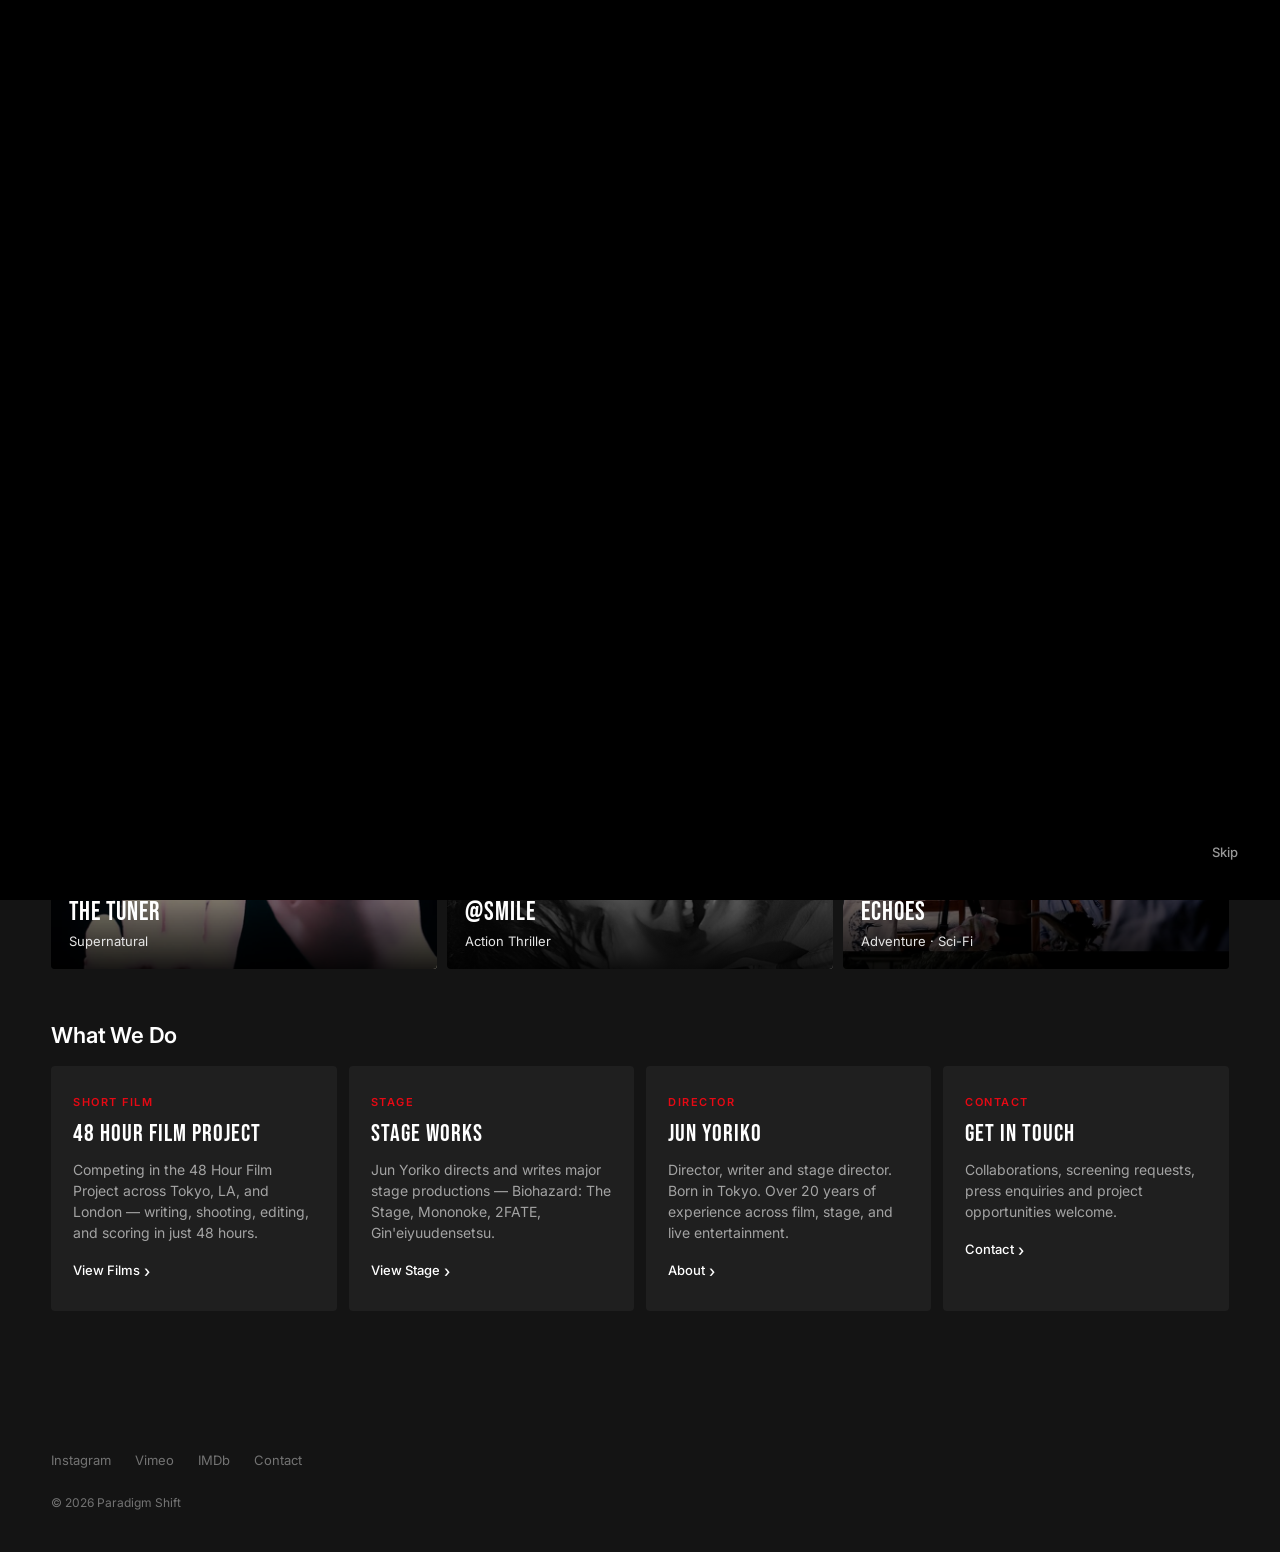
<file: index.html>
<!DOCTYPE html>
<html lang="en">
<head>
<meta charset="UTF-8">
<meta name="viewport" content="width=device-width, initial-scale=1.0">
<title>Paradigm Shift</title>
<link rel="preconnect" href="https://fonts.googleapis.com">
<link rel="preconnect" href="https://fonts.gstatic.com" crossorigin>
<link href="https://fonts.googleapis.com/css2?family=Inter:wght@400;500;600;700&family=Bebas+Neue&family=Noto+Sans+JP:wght@400;500;700&display=swap" rel="stylesheet">
<link rel="stylesheet" href="common.css">
<style>
  /* INTRO */
  #intro { position:fixed; inset:0; z-index:9000; background:#000; display:flex; align-items:center; justify-content:center; overflow:hidden; cursor:pointer; }
  #intro video { width:100%; height:100%; object-fit:cover; }
  #intro-skip { position:absolute; bottom:28px; right:32px; font-size:13px; font-weight:500; color:rgba(255,255,255,0.6); cursor:pointer; z-index:10; padding:10px; }
  #intro-skip:hover { color:#fff; }

  /* WATCH NOW button */
  .watch-now-btn {
    display:inline-flex; align-items:center; gap:8px;
    background:var(--red); color:var(--white);
    font-size:14px; font-weight:600;
    padding:8px 18px;
    border-radius:4px;
    transition:background .15s;
  }
  .watch-now-btn:hover { background:var(--red-hover); }
  .watch-now-btn .wn-play { font-size:10px; }

  /* HERO - Netflix billboard style */
  .hero {
    position:relative;
    height:85vh; min-height:560px;
    display:flex; align-items:flex-end;
    padding:0 4% 10%;
    overflow:hidden;
  }
  .hero-bg {
    position:absolute; inset:0;
    background:
      linear-gradient(to top, var(--bg) 0%, rgba(20,20,20,0.6) 50%, rgba(20,20,20,0.3) 100%),
      linear-gradient(to right, rgba(20,20,20,0.85) 0%, rgba(20,20,20,0.4) 60%, rgba(20,20,20,0) 100%),
      radial-gradient(ellipse at 70% 40%, rgba(229,9,20,0.15), transparent 60%),
      #0a0a0a;
    z-index:-1;
  }

  .hero-content { max-width:640px; animation:fadeUp .8s ease both; }
  .h-kicker {
    font-size:13px; font-weight:600;
    color:var(--red);
    margin-bottom:16px;
    text-transform:uppercase;
    letter-spacing:1px;
  }
  .h-title {
    font-family:'Bebas Neue',sans-serif;
    font-size:clamp(56px,8vw,108px);
    line-height:0.95;
    letter-spacing:1px;
    margin-bottom:8px;
    color:var(--white);
  }
  .h-subtitle {
    font-size:18px;
    color:var(--off);
    margin-bottom:20px;
    font-weight:400;
  }
  .h-desc {
    font-size:17px;
    line-height:1.5;
    color:var(--text);
    max-width:540px;
    margin-bottom:28px;
    text-shadow:0 2px 8px rgba(0,0,0,0.6);
  }
  body.ja .h-desc { font-size:15px; }
  .h-cta {
    display:flex; gap:10px;
    flex-wrap:wrap;
    animation:fadeUp 1s .2s ease both;
  }
  @keyframes fadeUp { from{opacity:0;transform:translateY(16px)} to{opacity:1;transform:translateY(0)} }

  /* CONTENT SECTIONS - Netflix row style */
  .content-wrap { padding:0 4%; margin-top:-60px; position:relative; z-index:5; }
  .row { margin-bottom:50px; }
  .row-ttl {
    font-size:22px; font-weight:600;
    color:var(--white);
    margin-bottom:14px;
    letter-spacing:-0.2px;
  }
  body.ja .row-ttl { font-size:20px; }

  /* Film cards - Netflix card style */
  .film-grid {
    display:grid;
    grid-template-columns:repeat(3,1fr);
    gap:10px;
  }
  .fc {
    position:relative;
    aspect-ratio:16/9;
    overflow:hidden;
    border-radius:4px;
    background:var(--panel);
    transition:transform .25s ease;
    cursor:pointer;
    display:block;
  }
  .fc:hover { transform:scale(1.04); z-index:2; }
  .fc-bg {
    position:absolute; inset:0;
    background-size:cover; background-position:center;
  }
  .fc-overlay {
    position:absolute; inset:0;
    background:linear-gradient(to top, rgba(0,0,0,0.9) 0%, rgba(0,0,0,0.3) 50%, transparent 100%);
    display:flex; flex-direction:column; justify-content:flex-end;
    padding:18px;
  }
  .fc-badge {
    position:absolute; top:12px; left:12px;
    background:var(--red); color:var(--white);
    font-size:11px; font-weight:600;
    padding:4px 8px;
    border-radius:2px;
    letter-spacing:0.3px;
  }
  .fc-year {
    font-size:12px;
    color:var(--off);
    margin-bottom:4px;
  }
  .fc-ttl {
    font-family:'Bebas Neue',sans-serif;
    font-size:26px;
    letter-spacing:1px;
    color:var(--white);
    line-height:1;
    margin-bottom:6px;
  }
  .fc-meta {
    font-size:13px;
    color:var(--text);
  }

  /* ACTIVITY */
  .act-grid {
    display:grid;
    grid-template-columns:repeat(4,1fr);
    gap:12px;
    margin-bottom:80px;
  }
  .act-cell {
    background:var(--panel);
    padding:28px 22px;
    border-radius:4px;
    transition:background .2s;
  }
  .act-cell:hover { background:var(--panel-2); }
  .act-cat {
    font-size:11px; font-weight:600;
    letter-spacing:1.5px;
    color:var(--red);
    margin-bottom:10px;
    text-transform:uppercase;
  }
  .act-title {
    font-family:'Bebas Neue',sans-serif;
    font-size:24px;
    letter-spacing:1px;
    margin-bottom:12px;
    color:var(--white);
    line-height:1.1;
  }
  .act-desc {
    font-size:14px;
    line-height:1.5;
    color:var(--off);
  }
  body.ja .act-desc { font-size:13px; line-height:1.7; }
  .act-link {
    display:inline-flex; align-items:center; gap:4px;
    margin-top:16px;
    font-size:13px; font-weight:500;
    color:var(--white);
    transition:gap .2s;
  }
  .act-link::after { content:'›'; font-size:16px; }
  .act-link:hover { gap:8px; }

  @media(max-width:900px){
    .hero { height:70vh; min-height:440px; padding:0 4% 80px; }
    .h-title { font-size:clamp(48px,10vw,72px); }
    .h-desc { font-size:15px; }
    .film-grid { grid-template-columns:1fr 1fr; }
    .act-grid { grid-template-columns:1fr 1fr; }
  }
  @media(max-width:600px){
    .hero { height:auto; min-height:auto; padding:120px 4% 50px; }
    .film-grid { grid-template-columns:1fr; }
    .act-grid { grid-template-columns:1fr; }
    .h-cta .btn, .h-cta .btn-g { font-size:14px; padding:10px 20px; }
  }
</style>
</head>
<body class="en">

<div id="intro" onclick="introClick()">
  <video id="intro-video" src="intro.mp4" playsinline muted preload="auto"></video>
  <div id="intro-skip" onclick="event.stopPropagation(); endIntro();">Skip</div>
</div>

<nav class="navbar" id="navbar">
  <a href="index.html" class="logo">PARADIGM<span>SHIFT</span></a>
  <div class="nav-r">
    <div class="nav-links" id="nav-links"></div>
    <a href="watch/index.html" class="watch-now-btn">
      <span class="wn-play">▶</span>
      <span class="wn-text" data-en="Watch" data-ja="視聴">Watch</span>
    </a>
    <div class="hamburger" onclick="toggleMenu()"><span></span><span></span><span></span></div>
    <div class="lswitch">
      <button class="lbtn on" onclick="setLang('en')">EN</button>
      <button class="lbtn" onclick="setLang('ja')">JP</button>
    </div>
  </div>
</nav>
<div class="mobile-menu" id="mobile-menu"></div>

<!-- HERO -->
<section class="hero">
  <div class="hero-bg"></div>
  <div class="hero-content">
    <p class="h-kicker" id="hero-kicker"></p>
    <h1 class="h-title">PARADIGM SHIFT</h1>
    <p class="h-subtitle" id="hero-subtitle"></p>
    <p class="h-desc" id="hero-desc"></p>
    <div class="h-cta">
      <a href="watch/index.html" class="btn-white">
        <span>▶</span>
        <span data-en="Watch Films" data-ja="作品を見る">Watch Films</span>
      </a>
      <a href="about.html" class="btn-g" data-en="About the Director" data-ja="監督について">About the Director</a>
    </div>
  </div>
</section>

<div class="content-wrap">

  <!-- RECENT FILMS -->
  <div class="row">
    <h2 class="row-ttl" id="row-films-ttl"></h2>
    <div class="film-grid">
      <a href="watch/film.html?id=tuner" class="fc">
        <div class="fc-bg" style="background-image:url('tuner.jpg');"></div>
        <div class="fc-badge" id="fc1-badge"></div>
        <div class="fc-overlay">
          <div class="fc-year">2025</div>
          <div class="fc-ttl">THE TUNER</div>
          <div class="fc-meta" id="fc1-meta"></div>
        </div>
      </a>
      <a href="watch/film.html?id=smile" class="fc">
        <div class="fc-bg" style="background-image:url('smile.jpg');"></div>
        <div class="fc-overlay">
          <div class="fc-year">2025 · Los Angeles</div>
          <div class="fc-ttl">@SMILE</div>
          <div class="fc-meta" id="fc2-meta"></div>
        </div>
      </a>
      <a href="watch/film.html?id=echoes" class="fc">
        <div class="fc-bg" style="background-image:url('echoes.jpg');"></div>
        <div class="fc-badge" id="fc3-badge"></div>
        <div class="fc-overlay">
          <div class="fc-year">2025 · Los Angeles</div>
          <div class="fc-ttl">ECHOES</div>
          <div class="fc-meta" id="fc3-meta"></div>
        </div>
      </a>
    </div>
  </div>

  <!-- NOTE: update image paths - current HTML uses tuner.jpg (assumes at root). If in root, use 'tuner.jpg' -->

  <!-- ACTIVITY -->
  <div class="row">
    <h2 class="row-ttl" id="act-ttl"></h2>
    <div class="act-grid">
      <div class="act-cell">
        <div class="act-cat" id="act1-cat"></div>
        <div class="act-title">48 HOUR FILM PROJECT</div>
        <div class="act-desc" id="act1-desc"></div>
        <a href="films.html" class="act-link" id="act1-link"></a>
      </div>
      <div class="act-cell">
        <div class="act-cat" id="act2-cat"></div>
        <div class="act-title" id="act2-title"></div>
        <div class="act-desc" id="act2-desc"></div>
        <a href="stage.html" class="act-link" id="act2-link"></a>
      </div>
      <div class="act-cell">
        <div class="act-cat" id="act3-cat"></div>
        <div class="act-title" id="act3-title"></div>
        <div class="act-desc" id="act3-desc"></div>
        <a href="about.html" class="act-link" id="act3-link"></a>
      </div>
      <div class="act-cell">
        <div class="act-cat" id="act4-cat"></div>
        <div class="act-title" id="act4-title"></div>
        <div class="act-desc" id="act4-desc"></div>
        <a href="contact.html" class="act-link" id="act4-link"></a>
      </div>
    </div>
  </div>

</div>

<footer>
  <div class="footer-inner">
    <div class="footer-links">
      <a href="#">Instagram</a>
      <a href="#">Vimeo</a>
      <a href="#">IMDb</a>
      <a href="contact.html" data-en="Contact" data-ja="お問合せ">Contact</a>
    </div>
    <div class="footer-copy" id="footer-copy"></div>
  </div>
</footer>

<script>
const T = {
  en: {
    nav: ['Home','Films','Stage','About','Contact'],
    heroKicker: 'Independent Film Collective',
    heroSubtitle: 'by Jun Yoriko · Tokyo · LA · London',
    heroDesc: 'Award-winning short films made in 48 hours. Three cities, one vision — cinematic storytelling without limits.',
    rowFilms: 'Recent Films',
    fc1Badge: 'Filmapalooza 2026', fc1Meta: 'Supernatural',
    fc2Meta: 'Action Thriller',
    fc3Badge: 'Best Film', fc3Meta: 'Adventure · Sci-Fi',
    actTtl: 'What We Do',
    act1Cat: 'Short Film',
    act1Desc: 'Competing in the 48 Hour Film Project across Tokyo, LA, and London — writing, shooting, editing, and scoring in just 48 hours.',
    act1Link: 'View Films',
    act2Cat: 'Stage',
    act2Title: 'STAGE WORKS',
    act2Desc: 'Jun Yoriko directs and writes major stage productions — Biohazard: The Stage, Mononoke, 2FATE, Gin\'eiyuudensetsu.',
    act2Link: 'View Stage',
    act3Cat: 'Director',
    act3Title: 'JUN YORIKO',
    act3Desc: 'Director, writer and stage director. Born in Tokyo. Over 20 years of experience across film, stage, and live entertainment.',
    act3Link: 'About',
    act4Cat: 'Contact',
    act4Title: 'GET IN TOUCH',
    act4Desc: 'Collaborations, screening requests, press enquiries and project opportunities welcome.',
    act4Link: 'Contact',
    footer: '© 2026 Paradigm Shift',
  },
  ja: {
    nav: ['ホーム','作品','舞台','概要','お問合せ'],
    heroKicker: '独立系映画集団',
    heroSubtitle: 'ヨリコジュン 監督 · 東京 · LA · ロンドン',
    heroDesc: '48時間で作る受賞短編映画。3都市、ひとつのビジョン——限界なき映画的表現を追求する。',
    rowFilms: '最新作品',
    fc1Badge: 'Filmapalooza 2026', fc1Meta: 'スーパーナチュラル',
    fc2Meta: 'アクション・スリラー',
    fc3Badge: '最優秀作品賞', fc3Meta: 'アドベンチャー · SF',
    actTtl: '活動内容',
    act1Cat: '短編映画',
    act1Desc: '東京、ロサンゼルス、ロンドンの48時間映画祭に参加。48時間で脚本・撮影・編集・音楽をすべて完成させる。',
    act1Link: '作品を見る',
    act2Cat: '舞台',
    act2Title: 'STAGE WORKS',
    act2Desc: 'バイオハザード THE STAGE、モノノ怪、2FATE、銀河英雄伝説など多数の舞台作品の脚本・演出を担当。',
    act2Link: '舞台を見る',
    act3Cat: '監督',
    act3Title: 'JUN YORIKO',
    act3Desc: '監督・脚本・演出家。東京生まれ。映画・舞台・ライブエンタメと幅広く活動。',
    act3Link: '詳細を見る',
    act4Cat: 'お問い合わせ',
    act4Title: 'CONTACT',
    act4Desc: 'コラボレーション、上映依頼、取材、プロジェクトのご相談はこちら。',
    act4Link: 'お問い合わせ',
    footer: '© 2026 Paradigm Shift',
  }
};
const NAV_HREFS = ['index.html','films.html','stage.html','about.html','contact.html'];

function render(lang) {
  const t = T[lang];
  document.body.className = lang;
  document.documentElement.lang = lang;
  document.getElementById('nav-links').innerHTML = t.nav.map((n,i)=>
    `<a href="${NAV_HREFS[i]}" class="nav-link${i===0?' active':''}">${n}</a>`).join('');
  document.getElementById('mobile-menu').innerHTML=t.nav.map((n,i)=>
    `<a href="${NAV_HREFS[i]}" class="nav-link${i===0?' active':''}" onclick="document.getElementById('mobile-menu').classList.remove('open')">${n}</a>`).join('');
  document.getElementById('hero-kicker').textContent = t.heroKicker;
  document.getElementById('hero-subtitle').textContent = t.heroSubtitle;
  document.getElementById('hero-desc').textContent = t.heroDesc;
  document.getElementById('row-films-ttl').textContent = t.rowFilms;
  document.getElementById('fc1-badge').textContent = t.fc1Badge;
  document.getElementById('fc1-meta').textContent = t.fc1Meta;
  document.getElementById('fc2-meta').textContent = t.fc2Meta;
  document.getElementById('fc3-badge').textContent = t.fc3Badge;
  document.getElementById('fc3-meta').textContent = t.fc3Meta;
  document.getElementById('act-ttl').textContent = t.actTtl;
  document.getElementById('act1-cat').textContent = t.act1Cat;
  document.getElementById('act1-desc').textContent = t.act1Desc;
  document.getElementById('act1-link').textContent = t.act1Link;
  document.getElementById('act2-cat').textContent = t.act2Cat;
  document.getElementById('act2-title').textContent = t.act2Title;
  document.getElementById('act2-desc').textContent = t.act2Desc;
  document.getElementById('act2-link').textContent = t.act2Link;
  document.getElementById('act3-cat').textContent = t.act3Cat;
  document.getElementById('act3-title').textContent = t.act3Title;
  document.getElementById('act3-desc').textContent = t.act3Desc;
  document.getElementById('act3-link').textContent = t.act3Link;
  document.getElementById('act4-cat').textContent = t.act4Cat;
  document.getElementById('act4-title').textContent = t.act4Title;
  document.getElementById('act4-desc').textContent = t.act4Desc;
  document.getElementById('act4-link').textContent = t.act4Link;
  document.getElementById('footer-copy').textContent = t.footer;
  document.querySelectorAll('[data-en][data-ja]').forEach(el=>{
    el.textContent = el.dataset[lang];
  });
}
function setLang(lang) {
  localStorage.setItem('ps-lang', lang);
  render(lang);
  document.querySelectorAll('.lbtn').forEach(b=>b.classList.remove('on'));
  document.querySelector(`.lbtn[onclick="setLang('${lang}')"]`).classList.add('on');
}
function toggleMenu(){ document.getElementById('mobile-menu').classList.toggle('open'); }

// Navbar bg on scroll
window.addEventListener('scroll', () => {
  const nav = document.getElementById('navbar');
  if (window.scrollY > 60) nav.classList.add('scrolled');
  else nav.classList.remove('scrolled');
});

// INTRO
const introEl = document.getElementById('intro');
const introVideo = document.getElementById('intro-video');
function endIntro() {
  introEl.style.transition = 'opacity 0.5s ease';
  introEl.style.opacity = '0';
  setTimeout(()=>{ introEl.style.display='none'; introEl.remove(); }, 550);
}
function introClick() { if(introVideo.paused) introVideo.play(); }
introVideo.addEventListener('ended', endIntro);
introVideo.play().catch(()=>{});

const savedLang = localStorage.getItem('ps-lang') || 'en';
render(savedLang);
if(savedLang==='ja') { document.querySelector('.lbtn.on').classList.remove('on'); document.querySelector('.lbtn[onclick="setLang(\'ja\')"]').classList.add('on'); }
</script>
</body>
</html>
</file>
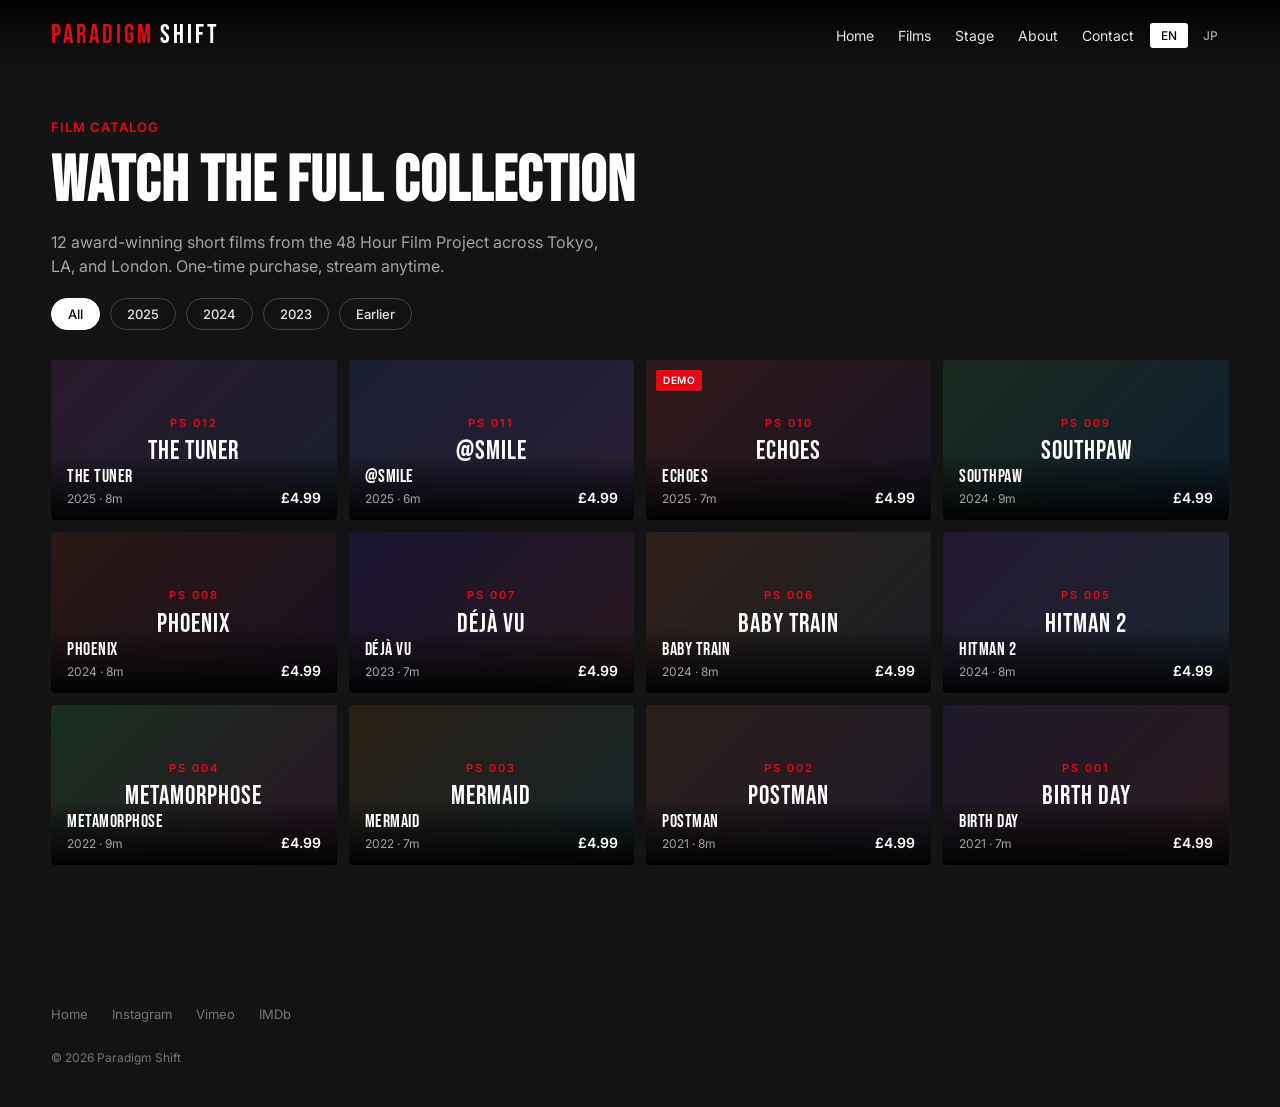
<file: watch/index.html>
<!DOCTYPE html>
<html lang="en">
<head>
<meta charset="UTF-8">
<meta name="viewport" content="width=device-width, initial-scale=1.0">
<title>Watch · Paradigm Shift</title>
<link rel="preconnect" href="https://fonts.googleapis.com">
<link rel="preconnect" href="https://fonts.gstatic.com" crossorigin>
<link href="https://fonts.googleapis.com/css2?family=Inter:wght@400;500;600;700&family=Bebas+Neue&family=Noto+Sans+JP:wght@400;500;700&display=swap" rel="stylesheet">
<link rel="stylesheet" href="../common.css">
<style>
  .page-wrap { padding-top:68px; }

  .hero-banner {
    padding:50px 4% 20px;
    max-width:1600px; margin:0 auto;
  }
  .banner-kicker {
    font-size:13px; font-weight:600;
    color:var(--red);
    margin-bottom:12px;
    text-transform:uppercase;
    letter-spacing:1px;
  }
  .banner-ttl {
    font-family:'Bebas Neue',sans-serif;
    font-size:clamp(40px,5vw,64px);
    line-height:1;
    letter-spacing:1px;
    margin-bottom:16px;
    color:var(--white);
  }
  .banner-desc {
    font-size:16px;
    color:var(--off);
    max-width:560px;
    line-height:1.5;
  }
  body.ja .banner-desc { font-size:14px; line-height:1.7; }

  /* Filter bar */
  .filters {
    padding:0 4% 30px;
    max-width:1600px; margin:0 auto;
    display:flex; gap:10px; align-items:center;
    flex-wrap:wrap;
  }
  .filter-btn {
    background:transparent; color:var(--text);
    border:1px solid var(--border-strong);
    font-family:inherit; font-size:13px; font-weight:500;
    padding:7px 16px; cursor:pointer;
    border-radius:20px;
    transition:all .15s;
  }
  .filter-btn:hover { background:rgba(255,255,255,0.08); }
  .filter-btn.active { background:var(--white); color:#000; border-color:var(--white); }

  /* Catalog */
  .catalog {
    padding:0 4% 80px;
    max-width:1600px; margin:0 auto;
  }
  .grid {
    display:grid;
    grid-template-columns:repeat(4,1fr);
    gap:12px;
  }

  .film {
    position:relative;
    aspect-ratio:16/9;
    overflow:hidden;
    border-radius:4px;
    background:var(--panel);
    transition:transform .25s ease, box-shadow .25s ease;
    cursor:pointer;
    display:block;
  }
  .film:hover {
    transform:scale(1.06);
    box-shadow:0 10px 30px rgba(0,0,0,0.6);
    z-index:2;
  }

  .poster-bg {
    position:absolute; inset:0;
    background-size:cover; background-position:center;
  }
  /* Fallback gradients when no image */
  .film:nth-child(1) .poster-bg { background:linear-gradient(135deg, #2a1a2a 0%, #1a2030 100%); }
  .film:nth-child(2) .poster-bg { background:linear-gradient(135deg, #1a2030 0%, #2a1f35 100%); }
  .film:nth-child(3) .poster-bg { background:linear-gradient(135deg, #301a1a 0%, #1a1525 100%); }
  .film:nth-child(4) .poster-bg { background:linear-gradient(135deg, #1a2a20 0%, #0f1f30 100%); }
  .film:nth-child(5) .poster-bg { background:linear-gradient(135deg, #2a1a15 0%, #1a1020 100%); }
  .film:nth-child(6) .poster-bg { background:linear-gradient(135deg, #1a1530 0%, #2a1a20 100%); }
  .film:nth-child(7) .poster-bg { background:linear-gradient(135deg, #30201a 0%, #1a2025 100%); }
  .film:nth-child(8) .poster-bg { background:linear-gradient(135deg, #251a30 0%, #1a2530 100%); }
  .film:nth-child(9) .poster-bg { background:linear-gradient(135deg, #1a3020 0%, #2a1525 100%); }
  .film:nth-child(10) .poster-bg { background:linear-gradient(135deg, #2a2015 0%, #15252a 100%); }
  .film:nth-child(11) .poster-bg { background:linear-gradient(135deg, #2a1f1a 0%, #201a2a 100%); }
  .film:nth-child(12) .poster-bg { background:linear-gradient(135deg, #1f1a2a 0%, #2a1a1f 100%); }

  .poster-content {
    position:absolute; inset:0;
    display:flex; flex-direction:column;
    justify-content:center; align-items:center;
    padding:20px;
  }
  .ps-code {
    font-size:11px; font-weight:600;
    color:var(--red);
    letter-spacing:2px;
    margin-bottom:8px;
  }
  .ps-title {
    font-family:'Bebas Neue',sans-serif;
    font-size:clamp(22px,2vw,32px);
    letter-spacing:1px;
    color:var(--white);
    text-align:center;
    line-height:1;
  }

  .film-info-overlay {
    position:absolute; bottom:0; left:0; right:0;
    padding:14px 16px 12px;
    background:linear-gradient(to top, rgba(0,0,0,0.95) 0%, rgba(0,0,0,0.3) 70%, transparent 100%);
    display:flex; justify-content:space-between; align-items:flex-end;
  }
  .info-left .title {
    font-family:'Bebas Neue',sans-serif;
    font-size:18px;
    letter-spacing:0.5px;
    color:var(--white);
    line-height:1;
    margin-bottom:4px;
  }
  .info-left .year {
    font-size:12px;
    color:var(--off);
  }
  .info-right {
    font-size:14px; font-weight:600;
    color:var(--white);
  }

  .demo-tag {
    position:absolute; top:10px; left:10px;
    background:var(--red); color:var(--white);
    font-size:10px; font-weight:600;
    padding:3px 7px;
    border-radius:2px;
    letter-spacing:0.5px;
    z-index:3;
  }

  @media(max-width:1100px){ .grid { grid-template-columns:repeat(3,1fr); } }
  @media(max-width:768px){ .grid { grid-template-columns:repeat(2,1fr); gap:10px; } }
  @media(max-width:480px){
    .grid { grid-template-columns:1fr; }
    .hero-banner { padding:40px 4% 16px; }
    .banner-ttl { font-size:36px; }
  }
</style>
</head>
<body class="en">

<nav class="navbar" id="navbar">
  <a href="../index.html" class="logo">PARADIGM<span>SHIFT</span></a>
  <div class="nav-r">
    <div class="nav-links" id="nav-links"></div>
    <div class="hamburger" onclick="toggleMenu()"><span></span><span></span><span></span></div>
    <div class="lswitch">
      <button class="lbtn on" onclick="setLang('en')">EN</button>
      <button class="lbtn" onclick="setLang('ja')">JP</button>
    </div>
  </div>
</nav>
<div class="mobile-menu" id="mobile-menu"></div>

<div class="page-wrap">

  <section class="hero-banner">
    <p class="banner-kicker" id="banner-kicker"></p>
    <h1 class="banner-ttl" id="banner-ttl"></h1>
    <p class="banner-desc" id="banner-desc"></p>
  </section>

  <section class="filters">
    <button class="filter-btn active" data-filter="all" data-en="All" data-ja="すべて"></button>
    <button class="filter-btn" data-filter="2025" data-en="2025" data-ja="2025"></button>
    <button class="filter-btn" data-filter="2024" data-en="2024" data-ja="2024"></button>
    <button class="filter-btn" data-filter="2023" data-en="2023" data-ja="2023"></button>
    <button class="filter-btn" data-filter="earlier" data-en="Earlier" data-ja="それ以前"></button>
  </section>

  <main class="catalog">
    <div class="grid">

      <a class="film" href="film.html?id=tuner" data-year="2025">
        <div class="poster-bg"></div>
        <div class="poster-content">
          <div class="ps-code">PS 012</div>
          <div class="ps-title">THE TUNER</div>
        </div>
        <div class="film-info-overlay">
          <div class="info-left"><div class="title">THE TUNER</div><div class="year">2025 · 8m</div></div>
          <div class="info-right">£4.99</div>
        </div>
      </a>

      <a class="film" href="film.html?id=smile" data-year="2025">
        <div class="poster-bg"></div>
        <div class="poster-content">
          <div class="ps-code">PS 011</div>
          <div class="ps-title">@SMILE</div>
        </div>
        <div class="film-info-overlay">
          <div class="info-left"><div class="title">@SMILE</div><div class="year">2025 · 6m</div></div>
          <div class="info-right">£4.99</div>
        </div>
      </a>

      <a class="film" href="film.html?id=echoes" data-year="2025">
        <span class="demo-tag">DEMO</span>
        <div class="poster-bg"></div>
        <div class="poster-content">
          <div class="ps-code">PS 010</div>
          <div class="ps-title">ECHOES</div>
        </div>
        <div class="film-info-overlay">
          <div class="info-left"><div class="title">ECHOES</div><div class="year">2025 · 7m</div></div>
          <div class="info-right">£4.99</div>
        </div>
      </a>

      <a class="film" href="film.html?id=southpaw" data-year="2024">
        <div class="poster-bg"></div>
        <div class="poster-content">
          <div class="ps-code">PS 009</div>
          <div class="ps-title">SOUTHPAW</div>
        </div>
        <div class="film-info-overlay">
          <div class="info-left"><div class="title">SOUTHPAW</div><div class="year">2024 · 9m</div></div>
          <div class="info-right">£4.99</div>
        </div>
      </a>

      <a class="film" href="film.html?id=phoenix" data-year="2024">
        <div class="poster-bg"></div>
        <div class="poster-content">
          <div class="ps-code">PS 008</div>
          <div class="ps-title">PHOENIX</div>
        </div>
        <div class="film-info-overlay">
          <div class="info-left"><div class="title">PHOENIX</div><div class="year">2024 · 8m</div></div>
          <div class="info-right">£4.99</div>
        </div>
      </a>

      <a class="film" href="film.html?id=deja-vu" data-year="2023">
        <div class="poster-bg"></div>
        <div class="poster-content">
          <div class="ps-code">PS 007</div>
          <div class="ps-title">DÉJÀ VU</div>
        </div>
        <div class="film-info-overlay">
          <div class="info-left"><div class="title">DÉJÀ VU</div><div class="year">2023 · 7m</div></div>
          <div class="info-right">£4.99</div>
        </div>
      </a>

      <a class="film" href="film.html?id=baby-train" data-year="2024">
        <div class="poster-bg"></div>
        <div class="poster-content">
          <div class="ps-code">PS 006</div>
          <div class="ps-title">BABY TRAIN</div>
        </div>
        <div class="film-info-overlay">
          <div class="info-left"><div class="title">BABY TRAIN</div><div class="year">2024 · 8m</div></div>
          <div class="info-right">£4.99</div>
        </div>
      </a>

      <a class="film" href="film.html?id=hitman-2" data-year="2024">
        <div class="poster-bg"></div>
        <div class="poster-content">
          <div class="ps-code">PS 005</div>
          <div class="ps-title">HITMAN 2</div>
        </div>
        <div class="film-info-overlay">
          <div class="info-left"><div class="title">HITMAN 2</div><div class="year">2024 · 8m</div></div>
          <div class="info-right">£4.99</div>
        </div>
      </a>

      <a class="film" href="film.html?id=metamorphose" data-year="earlier">
        <div class="poster-bg"></div>
        <div class="poster-content">
          <div class="ps-code">PS 004</div>
          <div class="ps-title">MetamoRphose</div>
        </div>
        <div class="film-info-overlay">
          <div class="info-left"><div class="title">MetamoRphose</div><div class="year">2022 · 9m</div></div>
          <div class="info-right">£4.99</div>
        </div>
      </a>

      <a class="film" href="film.html?id=mermaid" data-year="earlier">
        <div class="poster-bg"></div>
        <div class="poster-content">
          <div class="ps-code">PS 003</div>
          <div class="ps-title">MERMAID</div>
        </div>
        <div class="film-info-overlay">
          <div class="info-left"><div class="title">MERMAID</div><div class="year">2022 · 7m</div></div>
          <div class="info-right">£4.99</div>
        </div>
      </a>

      <a class="film" href="film.html?id=postman" data-year="earlier">
        <div class="poster-bg"></div>
        <div class="poster-content">
          <div class="ps-code">PS 002</div>
          <div class="ps-title">POSTMAN</div>
        </div>
        <div class="film-info-overlay">
          <div class="info-left"><div class="title">POSTMAN</div><div class="year">2021 · 8m</div></div>
          <div class="info-right">£4.99</div>
        </div>
      </a>

      <a class="film" href="film.html?id=birth-day" data-year="earlier">
        <div class="poster-bg"></div>
        <div class="poster-content">
          <div class="ps-code">PS 001</div>
          <div class="ps-title">BIRTH DAY</div>
        </div>
        <div class="film-info-overlay">
          <div class="info-left"><div class="title">BIRTH DAY</div><div class="year">2021 · 7m</div></div>
          <div class="info-right">£4.99</div>
        </div>
      </a>

    </div>
  </main>
</div>

<footer>
  <div class="footer-inner">
    <div class="footer-links">
      <a href="../index.html" data-en="Home" data-ja="ホーム">Home</a>
      <a href="#">Instagram</a>
      <a href="#">Vimeo</a>
      <a href="#">IMDb</a>
    </div>
    <div class="footer-copy" id="footer-copy"></div>
  </div>
</footer>

<script>
const T = {
  en: {
    nav: ['Home','Films','Stage','About','Contact'],
    bannerKicker: 'Film Catalog',
    bannerTtl: 'Watch the Full Collection',
    bannerDesc: '12 award-winning short films from the 48 Hour Film Project across Tokyo, LA, and London. One-time purchase, stream anytime.',
    footer: '© 2026 Paradigm Shift',
  },
  ja: {
    nav: ['ホーム','作品','舞台','概要','お問合せ'],
    bannerKicker: 'フィルムカタログ',
    bannerTtl: '全作品視聴',
    bannerDesc: '東京・ロサンゼルス・ロンドンの48時間映画祭で制作された受賞短編全12作品。買い切り、いつでも視聴可能。',
    footer: '© 2026 Paradigm Shift',
  }
};
const NAV_HREFS = ['../index.html','../films.html','../stage.html','../about.html','../contact.html'];

function render(lang) {
  const t = T[lang];
  document.body.className = lang;
  document.documentElement.lang = lang;
  document.getElementById('nav-links').innerHTML = t.nav.map((n,i)=>
    `<a href="${NAV_HREFS[i]}" class="nav-link">${n}</a>`).join('');
  document.getElementById('mobile-menu').innerHTML=t.nav.map((n,i)=>
    `<a href="${NAV_HREFS[i]}" class="nav-link" onclick="document.getElementById('mobile-menu').classList.remove('open')">${n}</a>`).join('');
  document.getElementById('banner-kicker').textContent = t.bannerKicker;
  document.getElementById('banner-ttl').textContent = t.bannerTtl;
  document.getElementById('banner-desc').textContent = t.bannerDesc;
  document.getElementById('footer-copy').textContent = t.footer;
  document.querySelectorAll('[data-en][data-ja]').forEach(el=>{
    el.textContent = el.dataset[lang];
  });
}
function setLang(lang) {
  localStorage.setItem('ps-lang', lang);
  render(lang);
  document.querySelectorAll('.lbtn').forEach(b=>b.classList.remove('on'));
  document.querySelector(`.lbtn[onclick="setLang('${lang}')"]`).classList.add('on');
}
function toggleMenu(){ document.getElementById('mobile-menu').classList.toggle('open'); }

// Filter
const buttons = document.querySelectorAll('.filter-btn');
const films = document.querySelectorAll('.film');
buttons.forEach(btn => {
  btn.addEventListener('click', () => {
    buttons.forEach(b => b.classList.remove('active'));
    btn.classList.add('active');
    const filter = btn.dataset.filter;
    films.forEach(film => {
      film.style.display = (filter === 'all' || film.dataset.year === filter) ? '' : 'none';
    });
  });
});

// Navbar scrolled
window.addEventListener('scroll', () => {
  const nav = document.getElementById('navbar');
  if (window.scrollY > 30) nav.classList.add('scrolled');
  else nav.classList.remove('scrolled');
});

const savedLang = localStorage.getItem('ps-lang') || 'en';
render(savedLang);
if(savedLang==='ja') { document.querySelector('.lbtn.on').classList.remove('on'); document.querySelector('.lbtn[onclick="setLang(\'ja\')"]').classList.add('on'); }
</script>
</body>
</html>
</file>
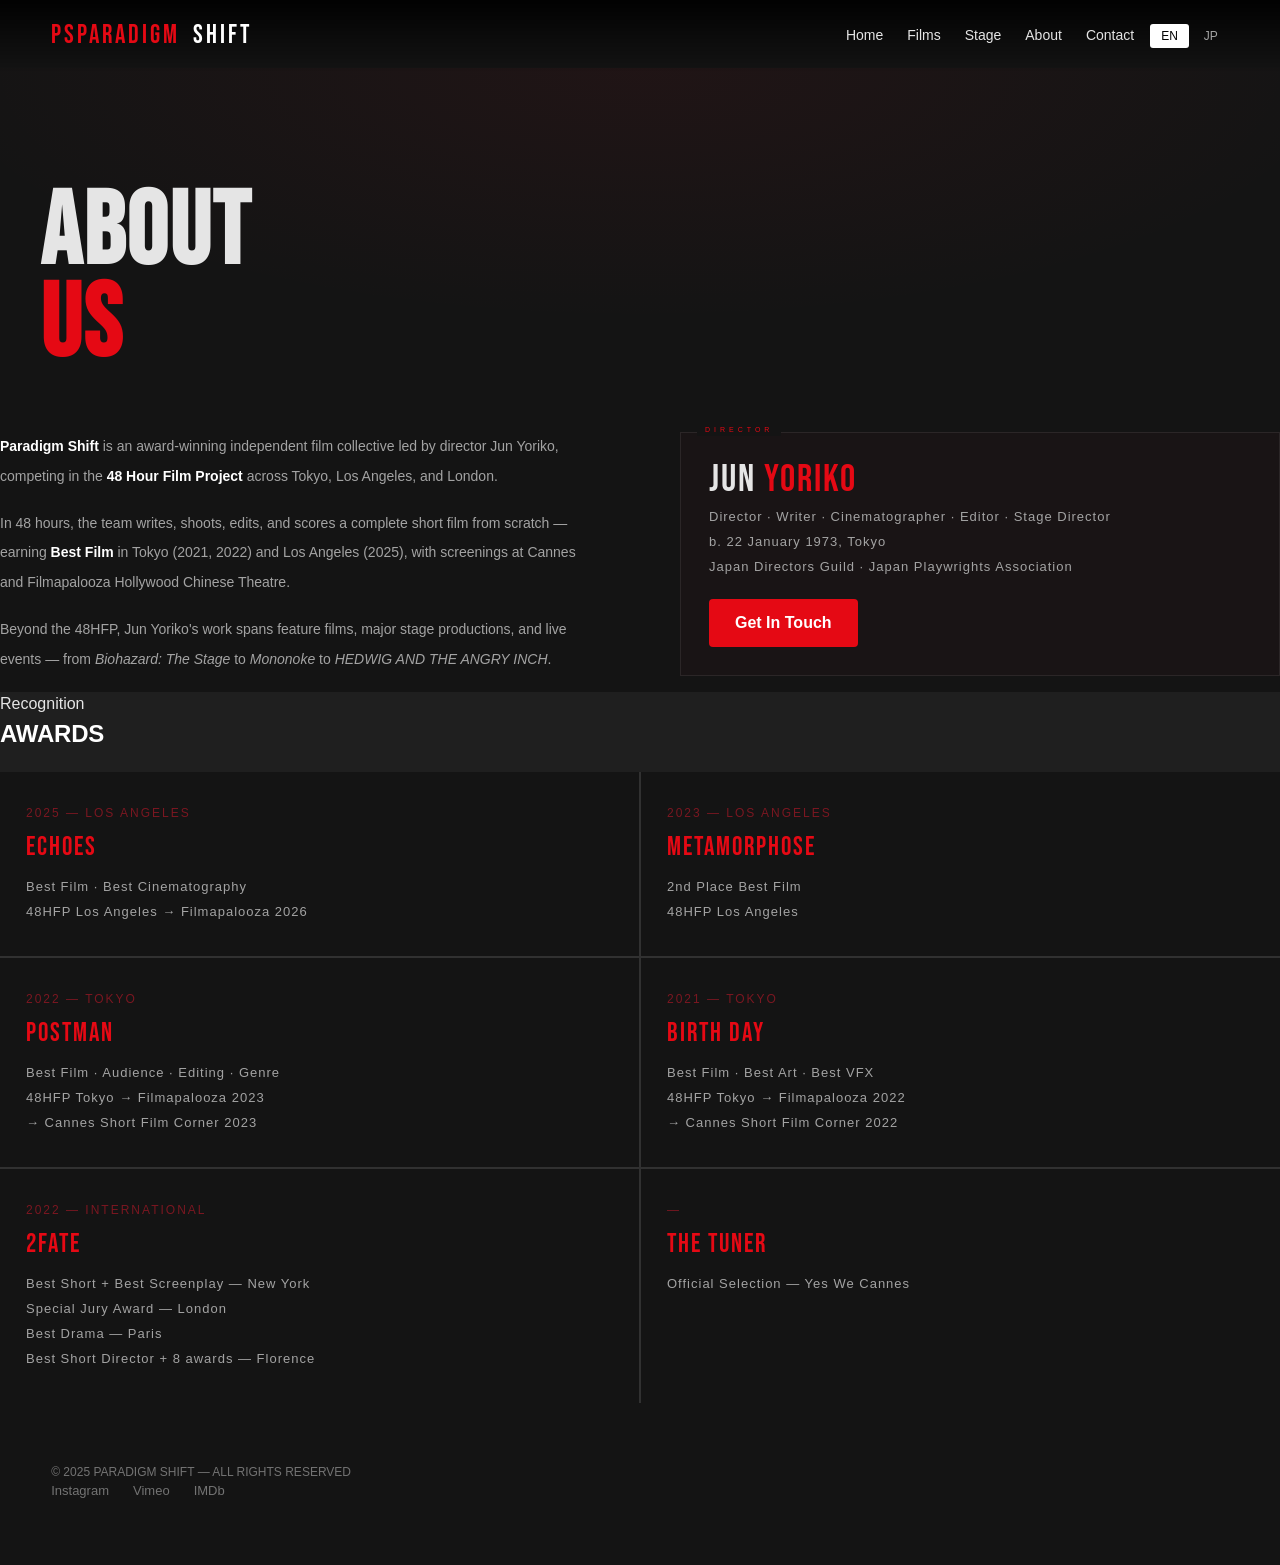
<file: about.html>
<!DOCTYPE html>
<html lang="en">
<head>
<meta charset="UTF-8">
<meta name="viewport" content="width=device-width, initial-scale=1.0">
<title>About | PARADIGM SHIFT</title>
<link href="https://fonts.googleapis.com/css2?family=Share+Tech+Mono&family=Bebas+Neue&family=Noto+Sans+JP:wght@300;400;700&display=swap" rel="stylesheet">
<link rel="stylesheet" href="common.css">
<style>
  .page-hero { padding:120px 40px 60px; position:relative; overflow:hidden; }
  .page-hero-bg { position:absolute; inset:0; background:radial-gradient(ellipse 80% 100% at 50% 0%,rgba(224,26,45,.06),transparent 70%); }
  .page-hero h1 { font-family:'Bebas Neue',sans-serif; font-size:clamp(48px,8vw,110px); line-height:.9; letter-spacing:2px; position:relative; }
  .page-hero h1 span { color:var(--red); }

  .about-grid { display:grid; grid-template-columns:1fr 1fr; gap:80px; align-items:start; }
  .about-body p { font-size:14px; line-height:2.1; color:var(--off); margin-bottom:18px; }
  body.ja .about-body p { font-family:'Noto Sans JP',sans-serif; font-size:14px; letter-spacing:.3px; }
  .about-body strong { color:var(--white); }

  .dir-card { border:1px solid var(--border); padding:28px; position:relative; background:rgba(224,26,45,.02); }
  .dir-card::before { content:'DIRECTOR'; position:absolute; top:-8px; left:16px; background:var(--bg); padding:0 8px; font-size:7px; letter-spacing:4px; color:var(--red); }
  .dir-name { font-family:'Bebas Neue',sans-serif; font-size:38px; letter-spacing:2px; line-height:1; margin-bottom:6px; }
  .dir-name span { color:var(--red); }
  .dir-meta { font-size:13px; letter-spacing:1px; color:var(--off); margin-bottom:20px; line-height:1.9; }
  body.ja .dir-meta { font-family:'Noto Sans JP',sans-serif; font-size:11px; letter-spacing:.3px; }

  .awards-sec { background:var(--panel); }
  .aw-grid { display:grid; grid-template-columns:repeat(2,1fr); gap:2px; background:var(--border); }
  .aw-cell { background:var(--bg); padding:32px 26px; position:relative; overflow:hidden; transition:background .3s; }
  .aw-cell:hover { background:#0e0305; }
  .aw-cell::before { content:''; position:absolute; top:0; left:0; right:0; height:2px; background:var(--red); transform:scaleX(0); transform-origin:left; transition:transform .4s; }
  .aw-cell:hover::before { transform:scaleX(1); }
  .aw-ytag { font-size:12px; letter-spacing:2px; color:rgba(224,26,45,.5); margin-bottom:6px; }
  .aw-film { font-family:'Bebas Neue',sans-serif; font-size:26px; color:var(--red); margin-bottom:8px; letter-spacing:2px; }
  .aw-detail { font-size:13px; letter-spacing:1px; color:var(--off); line-height:1.9; }
  body.ja .aw-detail { font-family:'Noto Sans JP',sans-serif; font-size:11px; letter-spacing:.3px; }

  @media(max-width:768px){
    .page-hero { padding:100px 20px 40px; }
    .about-grid { grid-template-columns:1fr; gap:40px; }
    .aw-grid { grid-template-columns:1fr; }
  }
</style>
</head>
<body class="en">
<nav class="navbar">
  <a href="index.html" class="logo">
    <div class="logo-icon">PS</div>
    <div class="logo-name">PARADIGM <span>SHIFT</span></div>
  </a>
  <div class="nav-r">
    <div class="nav-links" id="nav-links"></div>
    <div class="hamburger" onclick="toggleMenu()" id="hamburger"><span></span><span></span><span></span></div>
    <div class="lswitch">
      <button class="lbtn on" onclick="setLang('en')">EN</button>
      <button class="lbtn" onclick="setLang('ja')">JP</button>
    </div>
  </div>
</nav>
<div class="mobile-menu" id="mobile-menu"></div>

<div class="page-wrap">
  <div class="page-hero">
    <div class="page-hero-bg"></div>
    <h1 id="ph-title"></h1>
  </div>
  <section>
    <div class="about-grid">
      <div class="about-body" id="about-body"></div>
      <div class="dir-card">
        <div class="dir-name">JUN <span>YORIKO</span></div>
        <div class="dir-meta" id="dir-meta"></div>
        <a href="contact.html" class="btn" id="contact-btn"></a>
      </div>
    </div>
  </section>

  <section class="awards-sec">
    <div class="sec-lbl" id="aw-lbl"></div>
    <div class="sec-ttl" id="aw-ttl"></div>
    <div class="aw-grid" id="aw-grid"></div>
  </section>
</div>

<footer>
  <div class="footer-copy" id="footer-copy"></div>
  <div class="footer-links"><a href="#">Instagram</a><a href="#">Vimeo</a><a href="#">IMDb</a></div>
</footer>

<script>
const NAV_HREFS = ['index.html','films.html','stage.html','about.html','contact.html'];
const AWARDS = {
  en: [
    {ytag:'2025 — LOS ANGELES', film:'ECHOES', detail:'Best Film · Best Cinematography\n48HFP Los Angeles → Filmapalooza 2026'},
    {ytag:'2023 — LOS ANGELES', film:'MetamoRphose', detail:'2nd Place Best Film\n48HFP Los Angeles'},
    {ytag:'2022 — TOKYO', film:'POSTMAN', detail:'Best Film · Audience · Editing · Genre\n48HFP Tokyo → Filmapalooza 2023\n→ Cannes Short Film Corner 2023'},
    {ytag:'2021 — TOKYO', film:'BIRTH DAY', detail:'Best Film · Best Art · Best VFX\n48HFP Tokyo → Filmapalooza 2022\n→ Cannes Short Film Corner 2022'},
    {ytag:'2022 — INTERNATIONAL', film:'2FATE', detail:'Best Short + Best Screenplay — New York\nSpecial Jury Award — London\nBest Drama — Paris\nBest Short Director + 8 awards — Florence'},
    {ytag:'—', film:'THE TUNER', detail:'Official Selection — Yes We Cannes'},
  ],
  ja: [
    {ytag:'2025 — LOS ANGELES', film:'ECHOES', detail:'最優秀作品賞・最優秀撮影賞\n48時間映画祭 LA → Filmapalooza 2026'},
    {ytag:'2023 — LOS ANGELES', film:'MetamoRphose', detail:'準最優秀作品賞\n48時間映画祭 LA'},
    {ytag:'2022 — TOKYO', film:'POSTMAN', detail:'最優秀作品賞・観客賞・編集賞・ジャンル賞\n48時間映画祭 東京 → Filmapalooza 2023\n→ カンヌ映画祭 短編部門 2023'},
    {ytag:'2021 — TOKYO', film:'BIRTH DAY', detail:'最優秀作品賞・美術賞・VFX賞\n48時間映画祭 東京 → Filmapalooza 2022\n→ カンヌ映画祭 短編部門 2022'},
    {ytag:'2022 — INTERNATIONAL', film:'2FATE', detail:'最優秀短編賞・最優秀脚本賞 — NY\n審査員特別賞 — ロンドン\n最優秀ドラマ賞 — パリ\n最優秀短編監督賞 他8部門 — フィレンツェ'},
    {ytag:'—', film:'THE TUNER', detail:'正式出品 — Yes We Cannes'},
  ]
};
const T = {
  en: {
    nav:['Home','Films','Stage','About','Contact'],
    phTitle:'ABOUT<br><span>US</span>',
    aboutBody:`<p><strong>Paradigm Shift</strong> is an award-winning independent film collective led by director Jun Yoriko, competing in the <strong>48 Hour Film Project</strong> across Tokyo, Los Angeles, and London.</p><p>In 48 hours, the team writes, shoots, edits, and scores a complete short film from scratch — earning <strong>Best Film</strong> in Tokyo (2021, 2022) and Los Angeles (2025), with screenings at Cannes and Filmapalooza Hollywood Chinese Theatre.</p><p>Beyond the 48HFP, Jun Yoriko's work spans feature films, major stage productions, and live events — from <em>Biohazard: The Stage</em> to <em>Mononoke</em> to <em>HEDWIG AND THE ANGRY INCH</em>.</p>`,
    dirMeta:'Director · Writer · Cinematographer · Editor · Stage Director\nb. 22 January 1973, Tokyo\nJapan Directors Guild · Japan Playwrights Association',
    contactBtn:'Get In Touch',
    awLbl:'Recognition', awTtl:'AWARDS',
    footer:'© 2025 PARADIGM SHIFT — ALL RIGHTS RESERVED',
  },
  ja: {
    nav:['ホーム','作品','舞台','概要','お問合せ'],
    phTitle:'概要<br><span>について</span>',
    aboutBody:`<p><strong>Paradigm Shift</strong>は、ヨリコジュン監督率いる受賞歴のある独立系映画集団です。東京、ロサンゼルス、ロンドンで開催される<strong>48時間映画祭</strong>に参加しています。</p><p>48時間で脚本・撮影・編集・音楽を完成させ、東京（2021・2022年）とロサンゼルス（2025年）で<strong>最優秀作品賞</strong>を受賞。カンヌ映画祭・Filmapaloozaハリウッド・チャイニーズ・シアターでも上映されています。</p><p>48HFP以外でも、長編映画・大型舞台・ライブイベントなど幅広い作品を手掛けています。</p>`,
    dirMeta:'監督・脚本・撮影・編集・演出家\n1973年1月22日生まれ、東京都出身\n日本映画監督協会 / 日本劇作家協会',
    contactBtn:'お問い合わせ',
    awLbl:'受賞・上映歴', awTtl:'受賞歴',
    footer:'© 2025 PARADIGM SHIFT — 無断転載禁止',
  }
};
function render(lang) {
  const t = T[lang];
  document.body.className = lang;
  document.documentElement.lang = lang;
  document.getElementById('nav-links').innerHTML = t.nav.map((n,i)=>
    `<a href="${NAV_HREFS[i]}" class="nav-link${i===3?' active':''}">${n}</a>`).join('');
  if(document.getElementById('mobile-menu')) document.getElementById('mobile-menu').innerHTML=t.nav.map((n,i)=>`<a href="${NAV_HREFS[i]}" class="nav-link${i===3?' active':''}" onclick="document.getElementById('mobile-menu').classList.remove('open')">${n}</a>`).join('');
  document.getElementById('ph-title').innerHTML = t.phTitle;
  document.getElementById('about-body').innerHTML = t.aboutBody;
  document.getElementById('dir-meta').innerHTML = t.dirMeta.replace(/\n/g,'<br>');
  document.getElementById('contact-btn').textContent = t.contactBtn;
  document.getElementById('aw-lbl').textContent = t.awLbl;
  document.getElementById('aw-ttl').textContent = t.awTtl;
  document.getElementById('aw-grid').innerHTML = AWARDS[lang].map(a=>
    `<div class="aw-cell"><div class="aw-ytag">${a.ytag}</div><div class="aw-film">${a.film}</div><div class="aw-detail">${a.detail.replace(/\n/g,'<br>')}</div></div>`
  ).join('');
  document.getElementById('footer-copy').textContent = t.footer;
}
function setLang(lang) {
  localStorage.setItem('ps-lang',lang);
  render(lang);
  document.querySelectorAll('.lbtn').forEach(b=>b.classList.remove('on'));
  document.querySelector(`.lbtn[onclick="setLang('${lang}')"]`).classList.add('on');
}
const saved = localStorage.getItem('ps-lang')||'en';
render(saved);
if(saved==='ja'){document.querySelector('.lbtn.on').classList.remove('on');document.querySelector('.lbtn[onclick="setLang(\'ja\')"]').classList.add('on');}

function toggleMenu(){
  const m=document.getElementById('mobile-menu');
  m.classList.toggle('open');
}
</script>
</body>
</html>
</file>
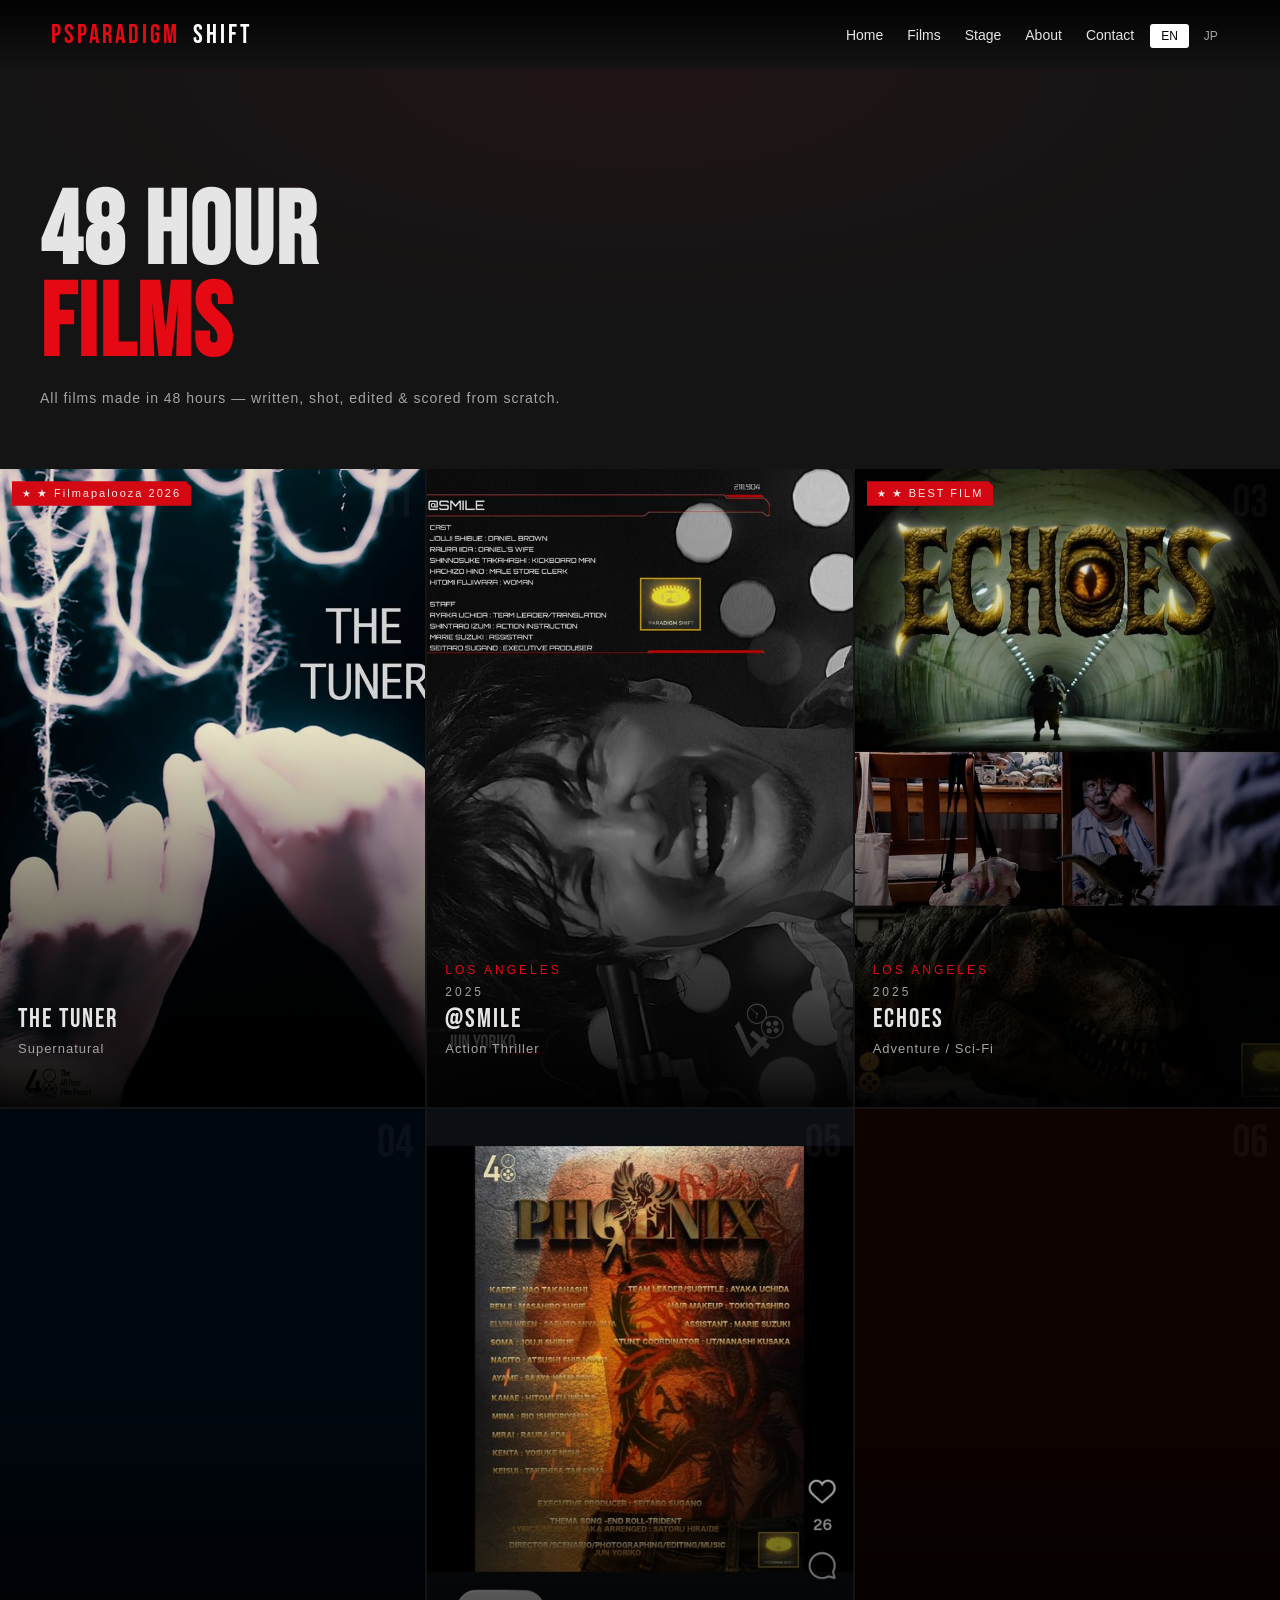
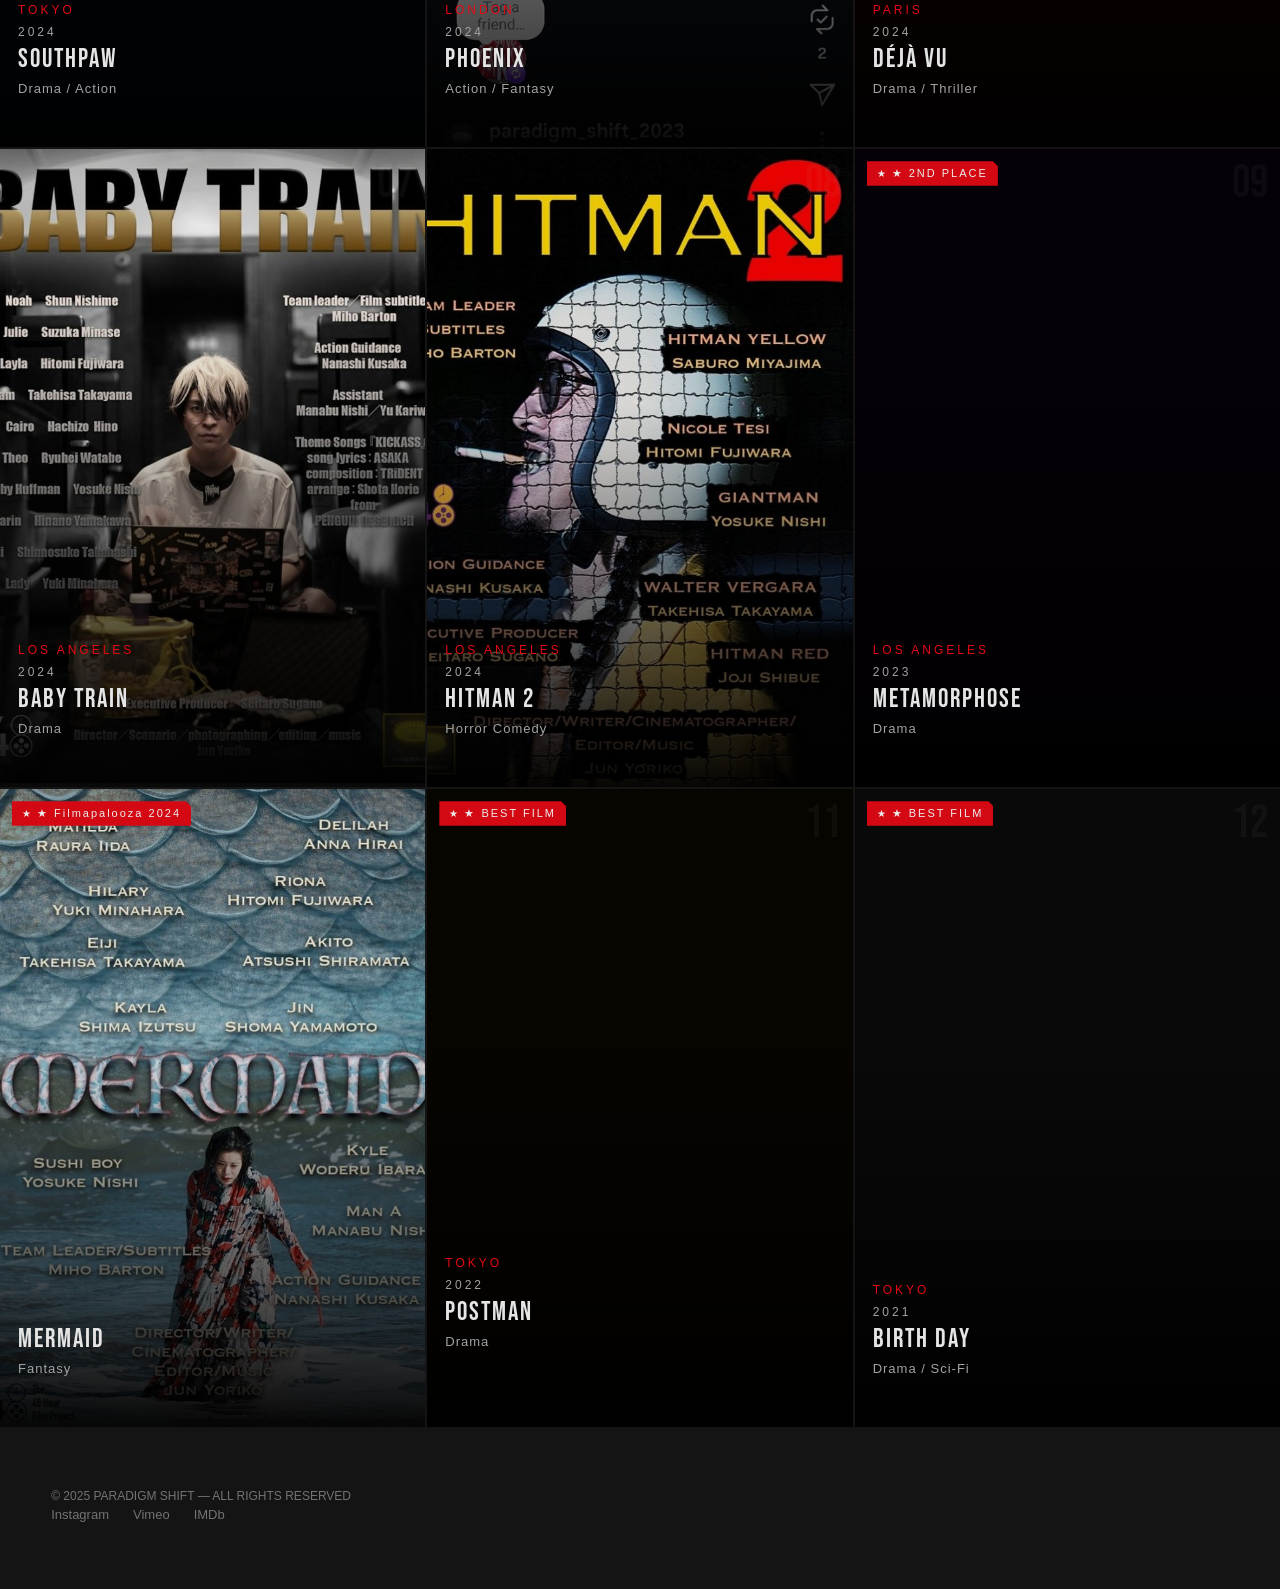
<file: films.html>
<!DOCTYPE html>
<html lang="en">
<head>
<meta charset="UTF-8">
<meta name="viewport" content="width=device-width, initial-scale=1.0">
<title>Films | PARADIGM SHIFT</title>
<link href="https://fonts.googleapis.com/css2?family=Share+Tech+Mono&family=Bebas+Neue&family=Noto+Sans+JP:wght@300;400;700&display=swap" rel="stylesheet">
<link rel="stylesheet" href="common.css">
<style>
  .page-hero { padding:120px 40px 60px; position:relative; overflow:hidden; }
  .page-hero-bg { position:absolute; inset:0; background:radial-gradient(ellipse 80% 100% at 50% 0%,rgba(224,26,45,.06),transparent 70%); }
  .page-hero h1 { font-family:'Bebas Neue',sans-serif; font-size:clamp(48px,8vw,110px); line-height:.9; letter-spacing:2px; position:relative; }
  .page-hero h1 span { color:var(--red); }
  .page-hero p { font-size:14px; letter-spacing:1px; color:var(--off); margin-top:16px; position:relative; }
  body.ja .page-hero p { font-family:'Noto Sans JP',sans-serif; }

  .films-grid { display:grid; grid-template-columns:repeat(3,1fr); gap:2px; }
  .fc { position:relative; aspect-ratio:2/3; overflow:hidden; cursor:pointer; background:#0d0d0d; }
  .fc .fbg { position:absolute; inset:0; background-size:cover; background-position:center; transition:transform .5s ease; }
  .fc:hover .fbg { transform:scale(1.08); }
  .fc:nth-child(1) .fbg { background-color:#080008; }
  .fc:nth-child(2) .fbg { background-color:#080008; }
  .fc:nth-child(3) .fbg { background-color:#0a0500; }
  .fc:nth-child(4) .fbg { background-color:#000810; }
  .fc:nth-child(5) .fbg { background-color:#080010; }
  .fc:nth-child(6) .fbg { background-color:#100300; }
  .fc:nth-child(7) .fbg { background-color:#080010; }
  .fc:nth-child(8) .fbg { background-color:#001008; }
  .fc:nth-child(9) .fbg { background-color:#060008; }
  .fc:nth-child(10) .fbg { background-color:#0a0000; }
  .fc:nth-child(11) .fbg { background-color:#080500; }
  .fc:nth-child(12) .fbg { background-color:#0a0a0a; }
  .fov { position:absolute; inset:0; background:linear-gradient(to top,rgba(0,0,0,.97) 0%,rgba(0,0,0,.08) 60%); display:flex; flex-direction:column; justify-content:flex-end; padding:18px; transition:background .3s; }
  .fc:hover .fov { background:linear-gradient(to top,rgba(0,0,0,.99) 35%,rgba(0,0,0,.2) 100%); }
  .fidx { position:absolute; top:12px; right:12px; font-family:'Bebas Neue',sans-serif; font-size:46px; color:rgba(255,255,255,.04); line-height:1; }
  .award-badge { position:absolute; top:12px; left:12px; background:var(--red); font-size:11px; letter-spacing:2px; padding:4px 10px; color:var(--white); clip-path:polygon(0 0,calc(100% - 5px) 0,100% 5px,100% 100%,0 100%); display:flex; align-items:center; gap:4px; }
  .award-badge::before { content:'★'; font-size:10px; }
  .fcity { font-size:12px; letter-spacing:3px; color:var(--red); margin-bottom:4px; }
  .fyear { font-size:12px; letter-spacing:3px; color:var(--off); margin-bottom:6px; }
  .ftitle { font-family:'Bebas Neue',sans-serif; font-size:26px; letter-spacing:2px; line-height:1; margin-bottom:6px; }
  .fgenre { font-size:13px; letter-spacing:1px; color:var(--off); margin-bottom:8px; }
  .ftags { display:flex; flex-wrap:wrap; gap:4px; opacity:0; transform:translateY(6px); transition:all .3s; }
  .fc:hover .ftags { opacity:1; transform:translateY(0); }
  .ftag { font-size:10px; letter-spacing:2px; border:1px solid var(--red); color:var(--red); padding:3px 7px; }
  .fc-more { display:flex; align-items:center; justify-content:center; background:#0a0a0a; }
  .fc-more-inner { text-align:center; opacity:.4; }
  .fc-more-plus { font-family:'Bebas Neue',sans-serif; font-size:52px; color:var(--red); line-height:1; margin-bottom:8px; }
  .fc-more-list { font-size:13px; letter-spacing:1px; color:var(--off); line-height:2.2; }
  @media(max-width:768px){ .page-hero{padding:100px 20px 40px;} .films-grid{grid-template-columns:repeat(2,1fr);} }
</style>
</head>
<body class="en">
<nav class="navbar">
  <a href="index.html" class="logo"><div class="logo-icon">PS</div><div class="logo-name">PARADIGM <span>SHIFT</span></div></a>
  <div class="nav-r">
    <div class="nav-links" id="nav-links"></div>
    <div class="hamburger" onclick="toggleMenu()" id="hamburger"><span></span><span></span><span></span></div>
    <div class="lswitch"><button class="lbtn on" onclick="setLang('en')">EN</button><button class="lbtn" onclick="setLang('ja')">JP</button></div>
  </div>
</nav>
<div class="mobile-menu" id="mobile-menu"></div>
<div class="page-wrap">
  <div class="page-hero"><div class="page-hero-bg"></div><h1 id="ph-title"></h1><p id="ph-sub"></p></div>
  <section>
    <div class="films-grid">

      <!-- 01 THE TUNER -->
      <div class="fc"><div class="fbg" style="background-image:url('tuner.jpg')"></div><div class="award-badge" id="f01b"></div><div class="fov"><div class="fidx">01</div><div class="ftitle">THE TUNER</div><div class="fgenre" id="f01g"></div><div class="ftags"><span class="ftag">Yes We Cannes</span><span class="ftag">Filmapalooza 2026</span></div></div></div>

      <!-- 02 @SMILE -->
      <div class="fc"><div class="fbg" style="background-image:url('smile.jpg')"></div><div class="fov"><div class="fidx">02</div><div class="fcity">LOS ANGELES</div><div class="fyear">2025</div><div class="ftitle">@SMILE</div><div class="fgenre" id="f02g"></div><div class="ftags"><span class="ftag">48HFP LA</span></div></div></div>

      <!-- 03 ECHOES -->
      <div class="fc"><div class="fbg" style="background-image:url('echoes.jpg')"></div><div class="award-badge" id="f03b"></div><div class="fov"><div class="fidx">03</div><div class="fcity">LOS ANGELES</div><div class="fyear">2025</div><div class="ftitle">ECHOES</div><div class="fgenre" id="f03g"></div><div class="ftags"><span class="ftag" id="f03t1"></span><span class="ftag" id="f03t2"></span><span class="ftag">Filmapalooza 2026</span></div></div></div>

      <!-- 04 SOUTHPAW -->
      <div class="fc"><div class="fbg"></div><div class="fov"><div class="fidx">04</div><div class="fcity">TOKYO</div><div class="fyear">2024</div><div class="ftitle">SOUTHPAW</div><div class="fgenre" id="f04g"></div><div class="ftags"><span class="ftag">48HFP Tokyo</span></div></div></div>

      <!-- 05 PHOENIX -->
      <div class="fc"><div class="fbg" style="background-image:url('phoenix.jpg')"></div><div class="fov"><div class="fidx">05</div><div class="fcity">LONDON</div><div class="fyear">2024</div><div class="ftitle">PHOENIX</div><div class="fgenre" id="f05g"></div><div class="ftags"><span class="ftag">48HFP London</span></div></div></div>

      <!-- 06 DÉJÀ VU -->
      <div class="fc"><div class="fbg"></div><div class="fov"><div class="fidx">06</div><div class="fcity">PARIS</div><div class="fyear">2024</div><div class="ftitle">DÉJÀ VU</div><div class="fgenre" id="f06g"></div><div class="ftags"><span class="ftag">48HFP Paris</span><span class="ftag">Finale du 48HFP Paris</span></div></div></div>

      <!-- 07 BABY TRAIN -->
      <div class="fc"><div class="fbg" style="background-image:url('babytrain.jpg')"></div><div class="fov"><div class="fidx">07</div><div class="fcity">LOS ANGELES</div><div class="fyear">2024</div><div class="ftitle">BABY TRAIN</div><div class="fgenre" id="f07g"></div><div class="ftags"><span class="ftag">48HFP LA</span></div></div></div>

      <!-- 08 HITMAN 2 -->
      <div class="fc"><div class="fbg" style="background-image:url('hitman2.jpg')"></div><div class="fov"><div class="fidx">08</div><div class="fcity">LOS ANGELES</div><div class="fyear">2024</div><div class="ftitle">HITMAN 2</div><div class="fgenre" id="f08g"></div><div class="ftags"><span class="ftag">48HFP LA</span></div></div></div>

      <!-- 09 MetamoRphose -->
      <div class="fc"><div class="fbg"></div><div class="award-badge" id="f09b"></div><div class="fov"><div class="fidx">09</div><div class="fcity">LOS ANGELES</div><div class="fyear">2023</div><div class="ftitle">MetamoRphose</div><div class="fgenre" id="f09g"></div><div class="ftags"><span class="ftag" id="f09t1"></span></div></div></div>

      <!-- 10 MERMAID -->
      <div class="fc"><div class="fbg" style="background-image:url('mermaid.jpg')"></div><div class="award-badge" id="f10b"></div><div class="fov"><div class="fidx">10</div><div class="ftitle">MERMAID</div><div class="fgenre" id="f10g"></div><div class="ftags"><span class="ftag">Yes We Cannes</span><span class="ftag">Filmapalooza 2024</span></div></div></div>

      <!-- 11 POSTMAN -->
      <div class="fc"><div class="fbg"></div><div class="award-badge" id="f11b"></div><div class="fov"><div class="fidx">11</div><div class="fcity">TOKYO</div><div class="fyear">2022</div><div class="ftitle">POSTMAN</div><div class="fgenre" id="f11g"></div><div class="ftags"><span class="ftag" id="f11t1"></span><span class="ftag">Filmapalooza 2023</span><span class="ftag">Cannes 2023</span></div></div></div>

      <!-- 12 BIRTH DAY -->
      <div class="fc"><div class="fbg"></div><div class="award-badge" id="f12b"></div><div class="fov"><div class="fidx">12</div><div class="fcity">TOKYO</div><div class="fyear">2021</div><div class="ftitle">BIRTH DAY</div><div class="fgenre" id="f12g"></div><div class="ftags"><span class="ftag" id="f12t1"></span><span class="ftag">Filmapalooza 2022</span><span class="ftag">Cannes 2022</span></div></div></div>

    </div>
  </section>
</div>
<footer><div class="footer-copy" id="footer-copy"></div><div class="footer-links"><a href="#">Instagram</a><a href="#">Vimeo</a><a href="#">IMDb</a></div></footer>
<script>
const NAV_HREFS=['index.html','films.html','stage.html','about.html','contact.html'];
const T={
  en:{
    nav:['Home','Films','Stage','About','Contact'],
    phTitle:'48 HOUR<br><span>FILMS</span>', phSub:'All films made in 48 hours — written, shot, edited & scored from scratch.',
    f01b:'★ Filmapalooza 2026', f01g:'Supernatural',
    f02g:'Action Thriller',
    f03b:'★ BEST FILM', f03g:'Adventure / Sci-Fi', f03t1:'Best Film', f03t2:'Best Cinematography',
    f04g:'Drama / Action',
    f05g:'Action / Fantasy',
    f06g:'Drama / Thriller',
    f07g:'Drama',
    f08g:'Horror Comedy',
    f09b:'★ 2ND PLACE', f09g:'Drama', f09t1:'2nd Place Best Film',
    f10b:'★ Filmapalooza 2024', f10g:'Fantasy',
    f11b:'★ BEST FILM', f11g:'Drama', f11t1:'Best Film + 3 Awards',
    f12b:'★ BEST FILM', f12g:'Drama / Sci-Fi', f12t1:'Best Film · Art · VFX',
    footer:'© 2025 PARADIGM SHIFT — ALL RIGHTS RESERVED'
  },
  ja:{
    nav:['ホーム','作品','舞台','概要','お問合せ'],
    phTitle:'48時間<br><span>映画作品</span>', phSub:'48時間で脚本・撮影・編集・音楽をゼロから作り上げた全作品。',
    f01b:'★ Filmapalooza 2026', f01g:'スーパーナチュラル',
    f02g:'アクション・スリラー',
    f03b:'★ 最優秀作品賞', f03g:'アドベンチャー / SF', f03t1:'最優秀作品賞', f03t2:'最優秀撮影賞',
    f04g:'ドラマ / アクション',
    f05g:'アクション / ファンタジー',
    f06g:'ドラマ / スリラー',
    f07g:'ドラマ',
    f08g:'ホラーコメディ',
    f09b:'★ 第2位', f09g:'ドラマ', f09t1:'準最優秀作品賞',
    f10b:'★ Filmapalooza 2024', f10g:'ファンタジー',
    f11b:'★ 最優秀作品賞', f11g:'ドラマ', f11t1:'最優秀作品賞 他3部門',
    f12b:'★ 最優秀作品賞', f12g:'ドラマ / SF', f12t1:'作品賞・美術賞・VFX賞',
    footer:'© 2025 PARADIGM SHIFT — 無断転載禁止'
  }
};
function render(lang){
  const t=T[lang]; document.body.className=lang; document.documentElement.lang=lang;
  document.getElementById('nav-links').innerHTML=t.nav.map((n,i)=>`<a href="${NAV_HREFS[i]}" class="nav-link${i===1?' active':''}">${n}</a>`).join('');
  if(document.getElementById('mobile-menu')) document.getElementById('mobile-menu').innerHTML=t.nav.map((n,i)=>`<a href="${NAV_HREFS[i]}" class="nav-link${i===1?' active':''}" onclick="document.getElementById('mobile-menu').classList.remove('open')">${n}</a>`).join('');
  document.getElementById('ph-title').innerHTML=t.phTitle;
  document.getElementById('ph-sub').textContent=t.phSub;
  ['f01b','f01g','f02g','f03b','f03g','f03t1','f03t2','f04g','f05g','f06g','f07g','f08g','f09b','f09g','f09t1','f10b','f10g','f11b','f11g','f11t1','f12b','f12g','f12t1'].forEach(id=>{
    if(document.getElementById(id)) document.getElementById(id).textContent=t[id];
  });
  document.getElementById('footer-copy').textContent=t.footer;
}
function setLang(lang){localStorage.setItem('ps-lang',lang);render(lang);document.querySelectorAll('.lbtn').forEach(b=>b.classList.remove('on'));document.querySelector(`.lbtn[onclick="setLang('${lang}')"]`).classList.add('on');}
function toggleMenu(){document.getElementById('mobile-menu').classList.toggle('open');}
const saved=localStorage.getItem('ps-lang')||'en';render(saved);
if(saved==='ja'){document.querySelector('.lbtn.on').classList.remove('on');document.querySelector(".lbtn[onclick=\"setLang('ja')\"]").classList.add('on');}
</script>
</body>
</html>
</file>
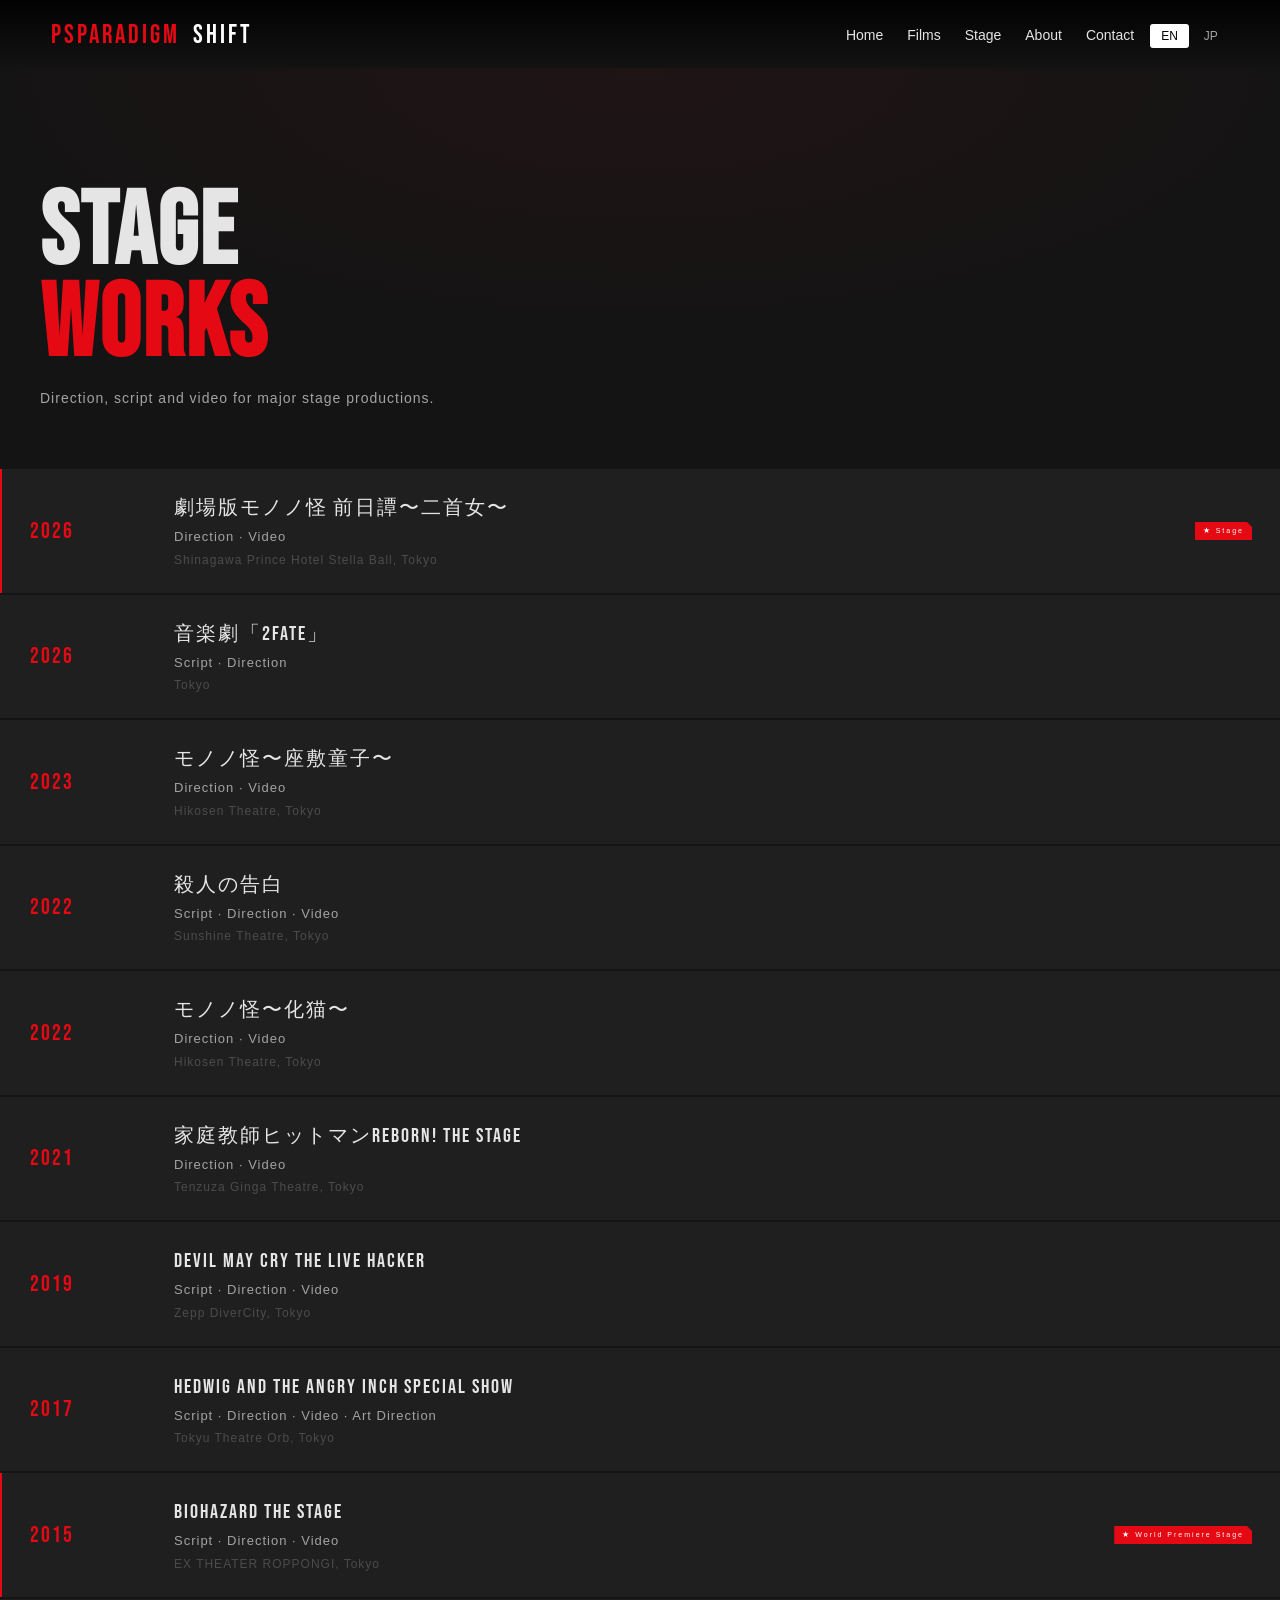
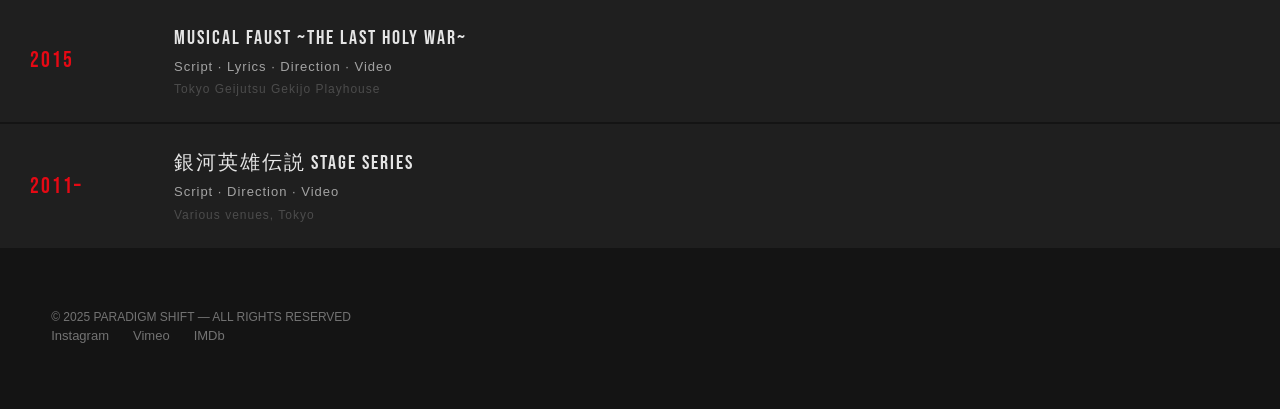
<file: stage.html>
<!DOCTYPE html>
<html lang="en">
<head>
<meta charset="UTF-8">
<meta name="viewport" content="width=device-width, initial-scale=1.0">
<title>Stage | PARADIGM SHIFT</title>
<link href="https://fonts.googleapis.com/css2?family=Share+Tech+Mono&family=Bebas+Neue&family=Noto+Sans+JP:wght@300;400;700&display=swap" rel="stylesheet">
<link rel="stylesheet" href="common.css">
<style>
  .page-hero { padding:120px 40px 60px; position:relative; overflow:hidden; }
  .page-hero-bg { position:absolute; inset:0; background:radial-gradient(ellipse 80% 100% at 50% 0%,rgba(224,26,45,.06),transparent 70%); }
  .page-hero h1 { font-family:'Bebas Neue',sans-serif; font-size:clamp(48px,8vw,110px); line-height:.9; letter-spacing:2px; position:relative; }
  .page-hero h1 span { color:var(--red); }
  .page-hero p { font-size:14px; letter-spacing:1px; color:var(--off); margin-top:16px; position:relative; }
  body.ja .page-hero p { font-family:'Noto Sans JP',sans-serif; font-size:12px; letter-spacing:.3px; }

  .stage-list { display:flex; flex-direction:column; gap:2px; }
  .stage-item { display:grid; grid-template-columns:120px 1fr auto; gap:24px; align-items:center; padding:24px 28px; background:var(--panel); border-left:2px solid transparent; transition:all .3s; cursor:default; }
  .stage-item:hover { background:#0f0f0f; border-left-color:var(--red); }
  .stage-item.award { border-left-color:var(--red); }
  .si-year { font-family:'Bebas Neue',sans-serif; font-size:22px; color:var(--red); letter-spacing:2px; }
  .si-main {}
  .si-title { font-family:'Bebas Neue',sans-serif; font-size:20px; letter-spacing:2px; margin-bottom:4px; }
  .si-role { font-size:13px; letter-spacing:1px; color:var(--off); margin-bottom:4px; }
  body.ja .si-role { font-family:'Noto Sans JP',sans-serif; font-size:11px; letter-spacing:.3px; }
  .si-venue { font-size:12px; letter-spacing:1px; color:rgba(255,255,255,.2); }
  .si-badge { background:var(--red); font-size:7px; letter-spacing:2px; padding:3px 8px; color:var(--white); clip-path:polygon(0 0,calc(100% - 5px) 0,100% 5px,100% 100%,0 100%); white-space:nowrap; display:flex; align-items:center; gap:4px; }
  .si-badge::before { content:'★'; font-size:8px; }

  @media(max-width:768px){
    .page-hero { padding:100px 20px 40px; }
    .stage-item { grid-template-columns:80px 1fr; gap:16px; padding:18px 20px; }
    .si-badge { display:none; }
    section { padding:40px 20px; }
  }
</style>
</head>
<body class="en">
<nav class="navbar">
  <a href="index.html" class="logo">
    <div class="logo-icon">PS</div>
    <div class="logo-name">PARADIGM <span>SHIFT</span></div>
  </a>
  <div class="nav-r">
    <div class="nav-links" id="nav-links"></div>
    <div class="hamburger" onclick="toggleMenu()" id="hamburger"><span></span><span></span><span></span></div>
    <div class="lswitch">
      <button class="lbtn on" onclick="setLang('en')">EN</button>
      <button class="lbtn" onclick="setLang('ja')">JP</button>
    </div>
  </div>
</nav>
<div class="mobile-menu" id="mobile-menu"></div>

<div class="page-wrap">
  <div class="page-hero">
    <div class="page-hero-bg"></div>
    <h1 id="ph-title"></h1>
    <p id="ph-sub"></p>
  </div>
  <section>
    <div class="stage-list" id="stage-list"></div>
  </section>
</div>

<footer>
  <div class="footer-copy" id="footer-copy"></div>
  <div class="footer-links"><a href="#">Instagram</a><a href="#">Vimeo</a><a href="#">IMDb</a></div>
</footer>

<script>
const NAV_HREFS = ['index.html','films.html','stage.html','about.html','contact.html'];
const STAGE_DATA = {
  en: [
    { year:'2026', title:'劇場版モノノ怪 前日譚〜二首女〜', role:'Direction · Video', venue:'Shinagawa Prince Hotel Stella Ball, Tokyo', award:'Stage' },
    { year:'2026', title:'音楽劇「2FATE」', role:'Script · Direction', venue:'Tokyo', award:'' },
    { year:'2023', title:'モノノ怪〜座敷童子〜', role:'Direction · Video', venue:'Hikosen Theatre, Tokyo', award:'' },
    { year:'2022', title:'殺人の告白', role:'Script · Direction · Video', venue:'Sunshine Theatre, Tokyo', award:'' },
    { year:'2022', title:'モノノ怪〜化猫〜', role:'Direction · Video', venue:'Hikosen Theatre, Tokyo', award:'' },
    { year:'2021', title:'家庭教師ヒットマンREBORN! the STAGE', role:'Direction · Video', venue:'Tenzuza Ginga Theatre, Tokyo', award:'' },
    { year:'2019', title:'DEVIL MAY CRY THE LIVE HACKER', role:'Script · Direction · Video', venue:'Zepp DiverCity, Tokyo', award:'' },
    { year:'2017', title:'HEDWIG AND THE ANGRY INCH SPECIAL SHOW', role:'Script · Direction · Video · Art Direction', venue:'Tokyu Theatre Orb, Tokyo', award:'' },
    { year:'2015', title:'BIOHAZARD THE STAGE', role:'Script · Direction · Video', venue:'EX THEATER ROPPONGI, Tokyo', award:'World Premiere Stage' },
    { year:'2015', title:'Musical FAUST ~The Last Holy War~', role:'Script · Lyrics · Direction · Video', venue:'Tokyo Geijutsu Gekijo Playhouse', award:'' },
    { year:'2011–', title:'銀河英雄伝説 Stage Series', role:'Script · Direction · Video', venue:'Various venues, Tokyo', award:'' },
  ],
  ja: [
    { year:'2026', title:'劇場版モノノ怪 前日譚〜二首女〜', role:'演出・映像', venue:'品川プリンスホテル ステラボール', award:'舞台' },
    { year:'2026', title:'音楽劇「2FATE」', role:'脚本・演出', venue:'—', award:'' },
    { year:'2023', title:'モノノ怪〜座敷童子〜', role:'演出・映像', venue:'飛行船シアター', award:'' },
    { year:'2022', title:'殺人の告白', role:'脚本・演出・映像', venue:'サンシャイン劇場', award:'' },
    { year:'2022', title:'モノノ怪〜化猫〜', role:'演出・映像', venue:'飛行船シアター', award:'' },
    { year:'2021', title:'家庭教師ヒットマンREBORN! the STAGE', role:'演出・映像', venue:'天王洲 銀河劇場', award:'' },
    { year:'2019', title:'DEVIL MAY CRY THE LIVE HACKER', role:'脚本・演出・映像', venue:'Zepp DiverCity（TOKYO）', award:'' },
    { year:'2017', title:'HEDWIG AND THE ANGRY INCH SPECIAL SHOW', role:'脚本・演出・映像・美術', venue:'東急シアターオーブ', award:'' },
    { year:'2015', title:'BIOHAZARD THE STAGE', role:'脚本・演出・映像', venue:'EX THEATER ROPPONGI', award:'世界初舞台化' },
    { year:'2015', title:'ミュージカルファウスト〜最後の聖戦〜', role:'脚本・作詞・演出・映像', venue:'東京芸術劇場プレイハウス', award:'' },
    { year:'2011–', title:'銀河英雄伝説 舞台シリーズ', role:'脚本・演出・映像', venue:'各地', award:'' },
  ]
};
const T = {
  en: { nav:['Home','Films','Stage','About','Contact'], phTitle:'STAGE<br><span>WORKS</span>', phSub:'Direction, script and video for major stage productions.', footer:'© 2025 PARADIGM SHIFT — ALL RIGHTS RESERVED' },
  ja: { nav:['ホーム','作品','舞台','概要','お問合せ'], phTitle:'舞台<br><span>作品</span>', phSub:'主要舞台作品の演出・脚本・映像を担当。', footer:'© 2025 PARADIGM SHIFT — 無断転載禁止' }
};
function render(lang) {
  const t = T[lang];
  document.body.className = lang;
  document.documentElement.lang = lang;
  document.getElementById('nav-links').innerHTML = t.nav.map((n,i)=>
    `<a href="${NAV_HREFS[i]}" class="nav-link${i===2?' active':''}">${n}</a>`).join('');
  if(document.getElementById('mobile-menu')) document.getElementById('mobile-menu').innerHTML=t.nav.map((n,i)=>`<a href="${NAV_HREFS[i]}" class="nav-link${i===2?' active':''}" onclick="document.getElementById('mobile-menu').classList.remove('open')">${n}</a>`).join('');
  document.getElementById('ph-title').innerHTML = t.phTitle;
  document.getElementById('ph-sub').textContent = t.phSub;
  document.getElementById('stage-list').innerHTML = STAGE_DATA[lang].map(s=>`
    <div class="stage-item${s.award?' award':''}">
      <div class="si-year">${s.year}</div>
      <div class="si-main">
        <div class="si-title">${s.title}</div>
        <div class="si-role">${s.role}</div>
        <div class="si-venue">${s.venue}</div>
      </div>
      ${s.award ? `<div class="si-badge">${s.award}</div>` : '<div></div>'}
    </div>`).join('');
  document.getElementById('footer-copy').textContent = t.footer;
}
function setLang(lang) {
  localStorage.setItem('ps-lang',lang);
  render(lang);
  document.querySelectorAll('.lbtn').forEach(b=>b.classList.remove('on'));
  document.querySelector(`.lbtn[onclick="setLang('${lang}')"]`).classList.add('on');
}
const saved = localStorage.getItem('ps-lang')||'en';
render(saved);
if(saved==='ja'){document.querySelector('.lbtn.on').classList.remove('on');document.querySelector('.lbtn[onclick="setLang(\'ja\')"]').classList.add('on');}

function toggleMenu(){
  const m=document.getElementById('mobile-menu');
  m.classList.toggle('open');
}
</script>
</body>
</html>
</file>
<file: common.css>
:root {
  --red: #E50914;
  --red-hover: #f6121d;
  --white: #ffffff;
  --text: #e5e5e5;
  --off: #a3a3a3;
  --muted: #737373;
  --bg: #141414;
  --panel: #1f1f1f;
  --panel-2: #2a2a2a;
  --border: rgba(255,255,255,0.08);
  --border-strong: rgba(255,255,255,0.2);
}
* { margin:0; padding:0; box-sizing:border-box; }
html { scroll-behavior:smooth; }
body {
  background:var(--bg);
  color:var(--text);
  font-family: 'Inter', -apple-system, BlinkMacSystemFont, 'Segoe UI', sans-serif;
  font-weight:400;
  font-size:16px;
  line-height:1.5;
  overflow-x:hidden;
  -webkit-font-smoothing: antialiased;
  -moz-osx-font-smoothing: grayscale;
}
body.ja { font-family:'Noto Sans JP','Inter',-apple-system,sans-serif; }

a { color:inherit; text-decoration:none; }

/* NAV - Netflix style */
.navbar {
  position:fixed; top:0; left:0; right:0; z-index:2000;
  background:linear-gradient(to bottom, rgba(0,0,0,0.9) 0%, rgba(0,0,0,0) 100%);
  display:flex; align-items:center; justify-content:space-between;
  padding:16px 4%;
  transition:background 0.3s;
}
.navbar.scrolled { background:var(--bg); }

.logo {
  font-family:'Bebas Neue',sans-serif;
  font-size:26px;
  letter-spacing:3px;
  color:var(--red);
  display:flex; align-items:center; gap:0;
}
.logo span { color:var(--white); margin-left:6px; }

.nav-r { display:flex; align-items:center; gap:16px; }
.nav-links { display:flex; gap:24px; }
.nav-link {
  color:var(--text);
  font-size:14px;
  font-weight:400;
  transition:color .2s;
}
.nav-link:hover { color:var(--off); }
.nav-link.active { font-weight:500; }

.lswitch { display:flex; gap:4px; }
.lbtn {
  background:transparent; border:1px solid transparent;
  color:var(--off);
  font-family:inherit;
  font-size:12px; font-weight:500;
  padding:4px 10px;
  cursor:pointer;
  border-radius:3px;
  transition:all .15s;
}
.lbtn:hover { color:var(--white); }
.lbtn.on { background:var(--white); color:#000; }

/* SECTION */
.page-wrap { padding-top:68px; }

.sec-ttl {
  font-size:24px;
  font-weight:600;
  color:var(--white);
  margin-bottom:20px;
  letter-spacing:-0.2px;
}

/* FOOTER */
footer {
  padding:60px 4% 40px;
  color:var(--muted);
}
.footer-inner { max-width:1400px; margin:0 auto; }
.footer-links { display:flex; gap:24px; margin-bottom:24px; flex-wrap:wrap; }
.footer-links a { font-size:13px; color:var(--muted); }
.footer-links a:hover { text-decoration:underline; color:var(--off); }
.footer-copy { font-size:12px; color:var(--muted); }

/* BUTTONS */
.btn {
  background:var(--red); color:var(--white);
  font-size:16px; font-weight:600;
  padding:12px 26px;
  border-radius:4px;
  border:none; cursor:pointer;
  display:inline-flex; align-items:center; gap:10px;
  transition:background .15s;
}
.btn:hover { background:var(--red-hover); }

.btn-white {
  background:rgba(255,255,255,0.9); color:#000;
  font-size:16px; font-weight:600;
  padding:12px 26px;
  border-radius:4px;
  border:none; cursor:pointer;
  display:inline-flex; align-items:center; gap:10px;
  transition:background .15s;
}
.btn-white:hover { background:rgba(255,255,255,1); }

.btn-g {
  background:rgba(109,109,110,0.7); color:var(--white);
  font-size:16px; font-weight:500;
  padding:12px 24px;
  border-radius:4px;
  border:none; cursor:pointer;
  display:inline-flex; align-items:center; gap:10px;
  transition:background .15s;
}
.btn-g:hover { background:rgba(109,109,110,0.5); }

/* Hamburger */
.hamburger { display:none; }
.mobile-menu { display:none; }

@media(max-width:900px){
  .navbar { padding:12px 4%; }
  .nav-links { display:none; }
  .hamburger {
    display:flex; flex-direction:column; gap:4px;
    cursor:pointer; padding:6px;
  }
  .hamburger span {
    display:block; width:20px; height:2px;
    background:var(--white);
  }
  .mobile-menu {
    display:none; position:fixed; top:56px; left:0; right:0;
    background:rgba(0,0,0,0.95);
    z-index:1999; padding:8px 0;
    flex-direction:column;
  }
  .mobile-menu.open { display:flex; }
  .mobile-menu a {
    color:var(--text);
    font-size:15px; font-weight:500;
    padding:14px 4%;
    border-bottom:1px solid rgba(255,255,255,0.06);
  }
  .mobile-menu a:last-child { border-bottom:none; }
  .logo { font-size:22px; letter-spacing:2px; }
}
</file>
